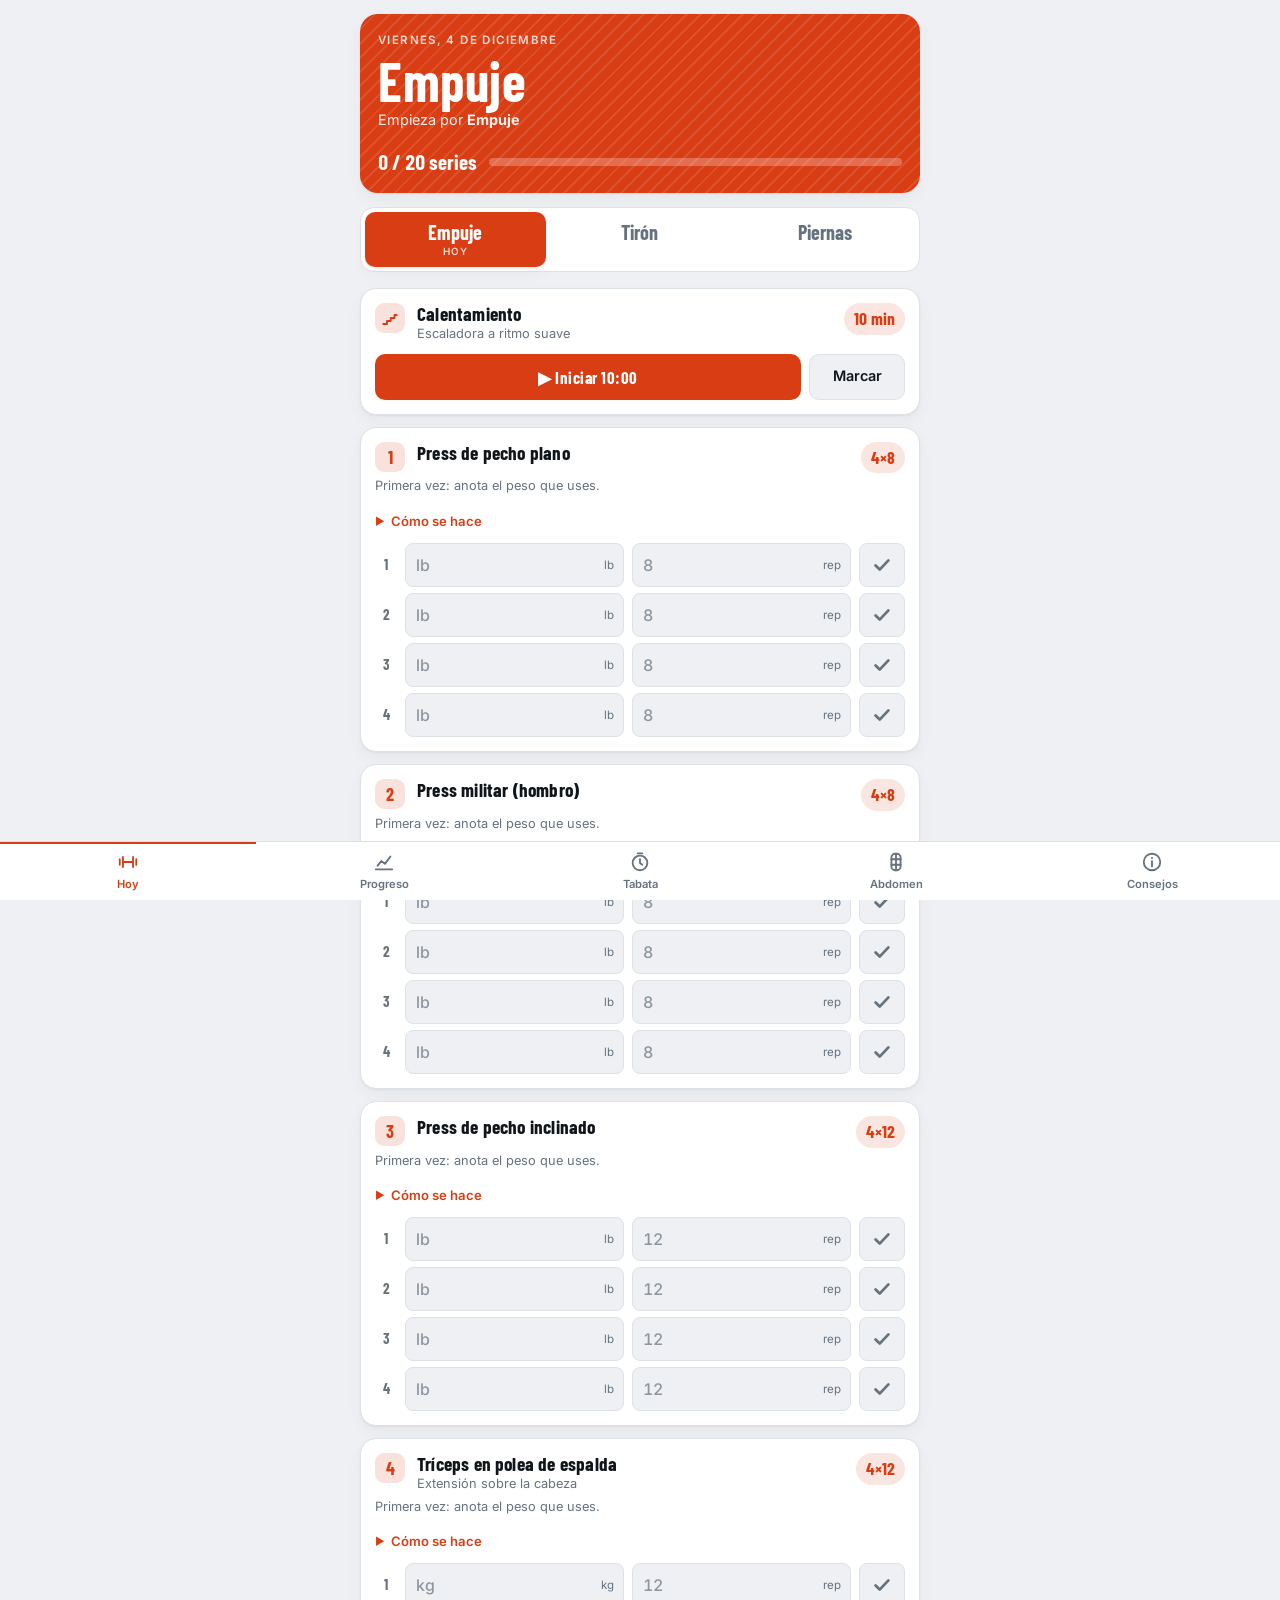
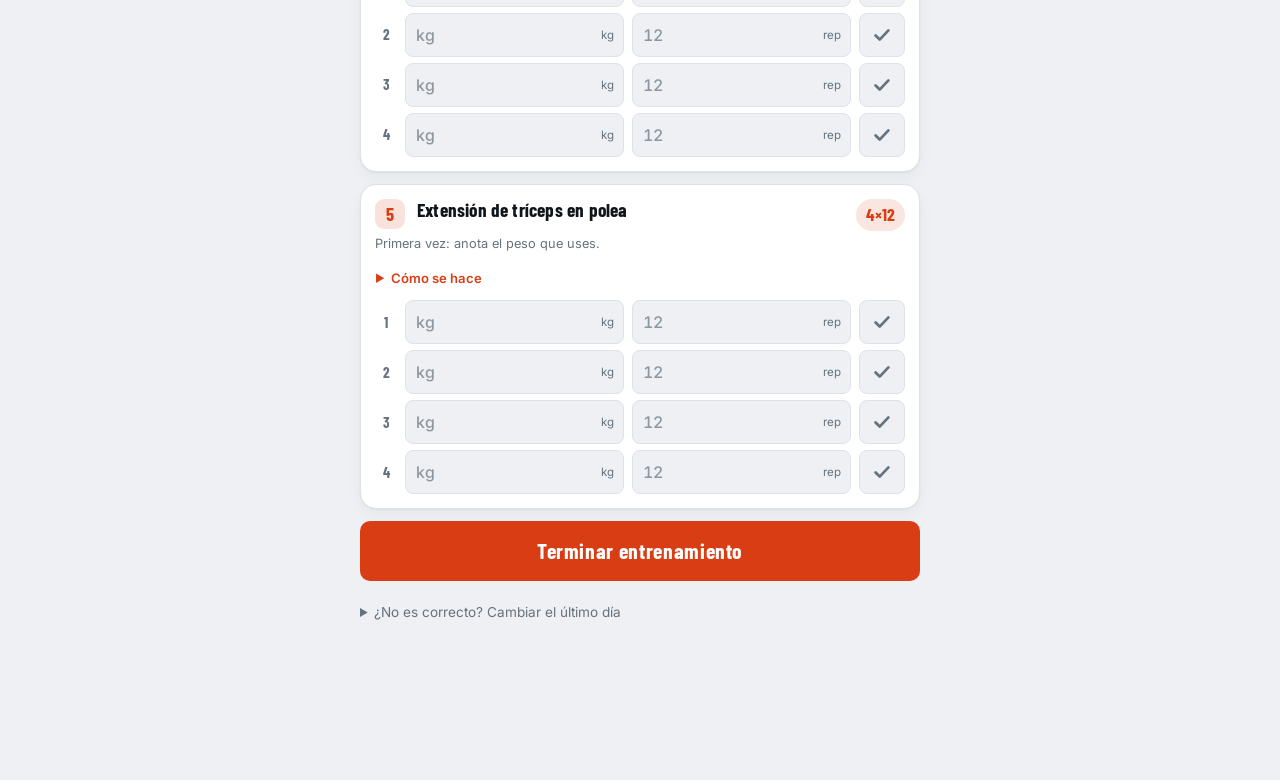
<file: docs/index.html>
<!doctype html>
<html lang="es">
<head>
<meta charset="utf-8">
<meta name="viewport" content="width=device-width,initial-scale=1,viewport-fit=cover">
<meta name="theme-color" content="#eef0f3" media="(prefers-color-scheme: light)">
<meta name="theme-color" content="#0b0f13" media="(prefers-color-scheme: dark)">
<meta name="apple-mobile-web-app-capable" content="yes">
<meta name="mobile-web-app-capable" content="yes">
<meta name="apple-mobile-web-app-status-bar-style" content="default">
<meta name="apple-mobile-web-app-title" content="Bitácora">
<meta name="format-detection" content="telephone=no">
<link rel="manifest" href="manifest.json">
<link rel="apple-touch-icon" href="icon-180.png">
<link rel="icon" type="image/png" href="icon-192.png">
<style>:root{color-scheme:light;padding-top:env(safe-area-inset-top,0px);padding-bottom:env(safe-area-inset-bottom,0px)}body{margin:0}[hidden]{display:none!important}img{max-width:100%}</style>
</head>
<body>
<title>Bitácora de Fuerza</title>
<meta name="claude:viewport-fit-sides" content="cover">
<link rel="preconnect" href="https://fonts.googleapis.com">
<link rel="preconnect" href="https://fonts.gstatic.com" crossorigin>
<link rel="stylesheet" href="https://fonts.googleapis.com/css2?family=Barlow+Condensed:wght@600;700&family=Inter:wght@400;500;600&display=swap">
<style>
/* Layout: una sola columna tipo app, contenido arriba y barra de pestañas fija abajo.
   Color: gris azulado de gimnasio + naranja señal; cada día (empuje/tirón/piernas) tiene su propio tono. */
:root{
  --bg:#eef0f3; --surface:#ffffff; --fg:#10151a; --muted:#66727e; --line:#dde2e7;
  --shadow:0 1px 2px #10151a0d,0 6px 16px #10151a0a; --on-dc:#fff; --tex:#ffffff1a; --stop:#d92d20;
  --accent:#d93d14; --on-accent:#fff;
  --push:#d93d14; --pull:#1f63c2; --legs:#12805a;
  --ok:#12805a; --rest:#1f63c2;
  --f-display:'Barlow Condensed','Arial Narrow',sans-serif;
  --f-body:'Inter',system-ui,-apple-system,'Segoe UI',sans-serif;
}
@media (prefers-color-scheme:dark){:root:not([data-theme="light"]){
  --bg:#0b0f13; --surface:#141a20; --fg:#e9edf0; --muted:#8c98a3; --line:#242d36;
  --shadow:none; --on-dc:#0b0f13; --tex:#0b0f131a;
  --accent:#ff6a3d; --on-accent:#14181d;
  --push:#ff6a3d; --pull:#5ba3ff; --legs:#3dc98e; --ok:#3dc98e; --rest:#5ba3ff; --stop:#ff6b5e; color-scheme:dark}}
:root[data-theme="dark"]{
  --bg:#0b0f13; --surface:#141a20; --fg:#e9edf0; --muted:#8c98a3; --line:#242d36;
  --shadow:none; --on-dc:#0b0f13; --tex:#0b0f131a;
  --accent:#ff6a3d; --on-accent:#14181d;
  --push:#ff6a3d; --pull:#5ba3ff; --legs:#3dc98e; --ok:#3dc98e; --rest:#5ba3ff; --stop:#ff6b5e; color-scheme:dark}

*{box-sizing:border-box}
body{background:var(--bg);color:var(--fg);font:15px/1.45 var(--f-body);margin:0;
  padding-block:0;padding-left:max(16px,env(safe-area-inset-left,0px));padding-right:max(16px,env(safe-area-inset-right,0px))}
#app{max-width:560px;margin:0 auto;padding-block:0 150px}
h1,h2,h3{font-family:var(--f-display);font-weight:700;margin:0;letter-spacing:.01em;text-wrap:balance}
h1{font-size:2.1rem;line-height:1}
h2{font-size:1.5rem}
h3{font-size:1.2rem;line-height:1.15}
.muted{color:var(--muted)}
.eyebrow{font-size:.72rem;letter-spacing:.12em;text-transform:uppercase;color:var(--muted);font-weight:600}
button{font:inherit;color:inherit;cursor:pointer;touch-action:manipulation;-webkit-tap-highlight-color:transparent}
html{-webkit-text-size-adjust:100%}
button:focus-visible,input:focus-visible,select:focus-visible,textarea:focus-visible{outline:2px solid var(--accent);outline-offset:2px}
.num{font-variant-numeric:tabular-nums}

/* header */
.head{display:flex;flex-direction:column;gap:6px;margin-bottom:16px;padding-top:24px}
.hero{--dc:var(--push);margin:14px 0;border-radius:18px;padding:18px 18px 16px;background-color:var(--dc);color:var(--on-dc);
  background-image:repeating-linear-gradient(135deg,var(--tex) 0 2px,transparent 2px 10px);display:flex;flex-direction:column;gap:4px;box-shadow:var(--shadow)}
.hero .eyebrow{color:inherit;opacity:.8}
.hero h1{font-size:3.4rem;line-height:.95;margin-top:2px}
.hero-sub{font-size:.9rem;opacity:.92}
.hero-p{display:flex;align-items:center;gap:12px;margin-top:12px}
.hero-p .c{font-family:var(--f-display);font-weight:700;font-size:1.3rem;white-space:nowrap;font-variant-numeric:tabular-nums}
.pbar{flex:1;height:8px;border-radius:4px;background:color-mix(in srgb,currentColor 25%,transparent);overflow:hidden}
.pbar i{display:block;height:100%;background:currentColor;border-radius:4px;transition:width .25s}
.sug{color:var(--muted);font-size:.9rem}
.sug b{color:var(--fg)}

/* day chips */
.chips{display:grid;grid-template-columns:repeat(3,1fr);gap:4px;margin-bottom:16px;background:var(--surface);border:1px solid var(--line);border-radius:14px;padding:4px}
.chip{border:0;background:transparent;border-radius:10px;padding:10px 6px;text-align:center;
  font-family:var(--f-display);font-weight:700;font-size:1.25rem;line-height:1;position:relative;color:var(--muted)}
.chip small{display:block;font:600 .62rem/1 var(--f-body);letter-spacing:.1em;text-transform:uppercase;color:var(--muted);margin-top:5px;min-height:.62rem}
.chip[aria-pressed="true"]{background:var(--dc);color:var(--on-dc);box-shadow:var(--shadow)}
.chip[aria-pressed="true"] small{color:inherit;opacity:.8}

/* exercise card */
.ex{background:var(--surface);border:1px solid var(--line);border-radius:16px;padding:14px;margin-bottom:12px;--dc:var(--push);box-shadow:var(--shadow)}
.ex-top{display:flex;gap:12px;align-items:flex-start;margin-bottom:4px}
.ex-top .tt{flex:1;min-width:0}
.idx{width:30px;height:30px;border-radius:9px;display:grid;place-items:center;flex:none;background:color-mix(in srgb,var(--dc) 15%,transparent);color:var(--dc);font-family:var(--f-display);font-weight:700;font-size:1.15rem}
.target{font-family:var(--f-display);font-weight:700;font-size:1.1rem;color:var(--dc);white-space:nowrap;background:color-mix(in srgb,var(--dc) 13%,transparent);padding:3px 10px;border-radius:999px}
.note{font-size:.8rem;color:var(--muted)}
.up.keep{background:var(--muted)}
.sbs{display:grid;grid-template-columns:repeat(3,1fr);gap:8px;margin-top:10px}
.sb,.wk{min-height:46px;border-radius:10px;border:1.5px solid var(--line);background:var(--bg);font-weight:600;font-size:.9rem}
.sb.done,.wk.done{background:var(--ok);border-color:var(--ok);color:var(--on-dc)}
.aw{display:flex;align-items:center;gap:10px;margin-top:10px}
.aw .f{width:130px;flex:none}
.row2+.panel{margin-top:16px}
.dlb{border-radius:16px;padding:14px;margin:0 0 14px;display:flex;flex-direction:column;gap:8px;border:1.5px solid var(--stop);background:color-mix(in srgb,var(--stop) 10%,var(--surface))}
.dlb.on{border-color:var(--rest);background:color-mix(in srgb,var(--rest) 10%,var(--surface))}
.dlb.back{border-color:var(--ok);background:color-mix(in srgb,var(--ok) 10%,var(--surface))}
.dlb b{font-family:var(--f-display);font-size:1.35rem;line-height:1.1}
.dlb span{font-size:.88rem;color:var(--muted)}
.up.dlp{background:var(--rest)}
.hero .rb{margin-top:10px;border:0;border-radius:10px;min-height:44px;padding:0 16px;font-weight:600;background:color-mix(in srgb,currentColor 22%,transparent);color:inherit;align-self:flex-start}
.fix{margin-top:14px}
.fix summary{font-size:.85rem;color:var(--muted);cursor:pointer;padding:8px 0}
.fixb{padding:4px 0 8px}
.how{margin:8px 0 4px}
.how summary{display:inline-flex;align-items:center;gap:6px;cursor:pointer;font-size:.82rem;font-weight:600;color:var(--dc,var(--accent));padding:6px 0;list-style:none}
.how summary::-webkit-details-marker{display:none}
.how summary::before{content:"▶";font-size:.65rem}
.how[open] summary::before{content:"▼"}
.fig{background:var(--bg);border:1px solid var(--line);border-radius:12px;margin-top:6px;overflow:hidden}
.fig svg{display:block;width:100%;height:auto;max-height:230px}
.fig .fl0{stroke:var(--line);stroke-width:3;stroke-linecap:round}
.fig .pr{stroke:var(--muted);fill:var(--line);stroke-width:2.5;stroke-linecap:round;opacity:.9}
.fig .pr .bk{stroke:var(--muted);fill:none;stroke-width:5}
.fig .nl,.fig .fl{fill:none;stroke-linecap:round;stroke-linejoin:round}
.fig .nl{stroke:var(--fg);stroke-width:5}
.fig .fl{stroke:var(--muted);stroke-width:5;opacity:.7}
.fig .hd{fill:var(--bg);stroke:var(--fg);stroke-width:4}
.fig .pl{fill:var(--dc,var(--accent));stroke:var(--fg);stroke-width:1.5}
.fig .plh{fill:var(--bg)}
.fig .cb{stroke:var(--muted);stroke-width:1.5;stroke-dasharray:3 3}
.dlt{overflow-x:auto;margin-top:10px}
.dlt .hist td,.dlt .hist th{font-size:.78rem}
#holdbox{position:fixed;left:max(16px,env(safe-area-inset-left,0px));right:max(16px,env(safe-area-inset-right,0px));bottom:calc(70px + env(safe-area-inset-bottom,0px));max-width:528px;margin:0 auto;border-radius:20px;padding:14px 16px;text-align:center;z-index:35;color:var(--on-dc);box-shadow:0 8px 28px #0006;display:flex;flex-direction:column;align-items:center}
#holdbox.prep{background:var(--rest)}
#holdbox.work{background:var(--ok)}
#hn{font-family:var(--f-display);font-weight:700;font-size:1.25rem;letter-spacing:.05em;text-transform:uppercase}
#ht{font-family:var(--f-display);font-weight:700;font-size:5.6rem;line-height:1;font-variant-numeric:tabular-nums}
#hx{margin-top:6px;border:0;background:color-mix(in srgb,currentColor 22%,transparent);color:inherit;border-radius:10px;min-height:44px;padding:0 22px;font-weight:600}
.hint{font-size:.8rem;color:var(--muted);margin:2px 0 10px;overflow-wrap:anywhere}
.up{display:inline-block;background:var(--dc);color:var(--on-dc);border-radius:999px;font-size:.72rem;font-weight:600;padding:2px 9px;margin-right:6px}
.set{display:grid;grid-template-columns:1.4rem 1fr 1fr 46px;gap:8px;align-items:center;margin-top:6px}
.set .n{font-family:var(--f-display);font-weight:700;color:var(--muted);text-align:center}
.f{position:relative}
.f input{width:100%;font:600 1rem var(--f-body);font-variant-numeric:tabular-nums;color:var(--fg);background:var(--bg);
  border:1.5px solid var(--line);border-radius:8px;padding:10px 38px 10px 10px;min-height:44px;-moz-appearance:textfield}
.f input::placeholder{color:var(--muted);opacity:.7;font-weight:500}
.f i{position:absolute;right:10px;top:50%;transform:translateY(-50%);font-style:normal;font-size:.72rem;color:var(--muted);pointer-events:none}
.ck{width:46px;height:44px;border-radius:8px;border:1.5px solid var(--line);background:var(--bg);display:grid;place-items:center;color:var(--muted)}
.set.done .ck{background:var(--ok);border-color:var(--ok);color:var(--on-dc)}
.set.done .f input{border-color:var(--ok)}

.btn{display:block;width:100%;border:0;border-radius:10px;background:var(--accent);color:var(--on-accent);
  font-family:var(--f-display);font-weight:700;font-size:1.35rem;letter-spacing:.03em;padding:14px;min-height:52px}
.btn.ghost{background:transparent;color:var(--fg);border:1.5px solid var(--line)}
.btn.sm{font-size:1.05rem;padding:10px;min-height:44px}

/* stats / progress */
.stats{display:grid;grid-template-columns:repeat(3,1fr);gap:8px;margin:14px 0}
.stat{background:var(--surface);border:1px solid var(--line);border-radius:12px;padding:10px;box-shadow:var(--shadow)}
.stat b{display:block;font-family:var(--f-display);font-size:1.7rem;line-height:1.05}
.stat span{font-size:.7rem;color:var(--muted)}
select,textarea{width:100%;font:500 1rem var(--f-body);color:var(--fg);background:var(--surface);border:1.5px solid var(--line);border-radius:10px;padding:12px;min-height:46px}
.panel{background:var(--surface);border:1px solid var(--line);border-radius:16px;padding:14px;margin-top:12px;box-shadow:var(--shadow)}
svg.chart{width:100%;height:auto;display:block;overflow:visible}
.chart .ax{fill:var(--muted);font:10px var(--f-body)}
.chart .grid{stroke:var(--line);stroke-width:1}
.chart .ln{fill:none;stroke:var(--accent);stroke-width:2.5;stroke-linejoin:round;stroke-linecap:round}
.chart .area{fill:var(--accent);opacity:.12}
.chart .dot{fill:var(--surface);stroke:var(--accent);stroke-width:2}
.chart .dot.last{fill:var(--accent)}
.chart .lbl{fill:var(--fg);font:600 11px var(--f-body)}
.hist{width:100%;border-collapse:collapse;font-size:.85rem}
.hist td,.hist th{padding:7px 4px;border-bottom:1px solid var(--line);text-align:left;font-variant-numeric:tabular-nums}
.hist th{font-size:.68rem;letter-spacing:.1em;text-transform:uppercase;color:var(--muted);font-weight:600}
.empty{text-align:center;color:var(--muted);padding:28px 10px}

/* tabata */
.tb{border-radius:20px;padding:20px 16px 16px;text-align:center;background:var(--surface);border:1px solid var(--line);transition:background .2s;box-shadow:var(--shadow)}
.tb.work{background:var(--ok);color:var(--on-dc);border-color:var(--ok)}
.tb.rest{background:var(--stop);color:var(--on-dc);border-color:var(--stop)}
.tb.prep{background:var(--rest);color:var(--on-dc);border-color:var(--rest)}
.tb.done{background:var(--ok);color:var(--on-dc);border-color:var(--ok)}
.tb .ph{font-family:var(--f-display);font-weight:700;font-size:1.6rem;letter-spacing:.08em;text-transform:uppercase}
.ringw{position:relative;width:min(72vw,270px);aspect-ratio:1;margin:12px auto 8px}
.ring{position:absolute;inset:0;width:100%;height:100%}
.rt{fill:none;stroke:color-mix(in srgb,currentColor 18%,transparent);stroke-width:10}
.rf{fill:none;stroke:currentColor;stroke-width:10;stroke-linecap:round;stroke-dasharray:100;transform:rotate(-90deg);transform-box:fill-box;transform-origin:center;transition:stroke-dashoffset .12s linear}
.tb .big{position:absolute;inset:0;display:grid;place-items:center;font-family:var(--f-display);font-weight:700;font-size:5.4rem;line-height:1;font-variant-numeric:tabular-nums}
.tb .rd{font-size:.9rem;opacity:.85}
.bar{height:6px;border-radius:3px;background:#ffffff40;margin-top:14px;overflow:hidden}
.tb:not(.work):not(.rest):not(.prep):not(.done) .bar{background:var(--line)}
.bar i{display:block;height:100%;width:0;background:currentColor;border-radius:3px}
.cfg{display:grid;grid-template-columns:repeat(3,1fr);gap:8px;margin:14px 0}
.step{background:var(--surface);border:1px solid var(--line);border-radius:10px;padding:8px;text-align:center}
.step .v{font-family:var(--f-display);font-weight:700;font-size:1.9rem;line-height:1.1}
.step .l{font-size:.68rem;letter-spacing:.1em;text-transform:uppercase;color:var(--muted)}
.step .b{display:flex;gap:6px;margin-top:6px}
.step button{flex:1;min-height:40px;border-radius:8px;border:1.5px solid var(--line);background:var(--bg);font-size:1.3rem;font-weight:600}
.step button:disabled,.pre button:disabled{opacity:.4}
.pre{display:flex;gap:8px;flex-wrap:wrap;margin-top:14px}
.pre button{flex:1 1 30%;min-height:44px;border-radius:10px;border:1.5px solid var(--line);background:var(--surface);font-size:.85rem;font-weight:500}
.row2{display:grid;grid-template-columns:2fr 1fr;gap:8px;margin-top:14px}

/* tips */
.tip{display:flex;flex-direction:column;gap:2px;padding:12px 0;border-bottom:1px solid var(--line)}
.tip:last-child{border:0}
.tip b{font-weight:600}
.tip span{color:var(--muted);font-size:.9rem}

/* nav + rest chip + toast */
nav{position:fixed;left:0;right:0;bottom:0;background:var(--surface);border-top:1px solid var(--line);display:grid;grid-template-columns:repeat(5,1fr);
  padding-bottom:env(safe-area-inset-bottom,0px);padding-left:env(safe-area-inset-left,0px);padding-right:env(safe-area-inset-right,0px);z-index:20}
nav button{border:0;background:none;padding:9px 4px 8px;display:flex;flex-direction:column;align-items:center;gap:3px;font-size:.7rem;font-weight:600;color:var(--muted);min-height:58px}
nav button[aria-selected="true"]{color:var(--accent);box-shadow:inset 0 2px 0 var(--accent)}
nav svg{width:22px;height:22px;stroke:currentColor;fill:none;stroke-width:2;stroke-linecap:round;stroke-linejoin:round}
#restchip{position:fixed;left:max(16px,env(safe-area-inset-left,0px));right:max(16px,env(safe-area-inset-right,0px));bottom:calc(70px + env(safe-area-inset-bottom,0px));
  max-width:528px;margin:0 auto;background:var(--fg);color:var(--bg);border-radius:12px;padding:8px 8px 8px 16px;display:flex;align-items:center;gap:8px;z-index:30;box-shadow:0 6px 20px #0004}
#restchip b{font-family:var(--f-display);font-size:1.7rem;font-variant-numeric:tabular-nums;margin-right:auto;line-height:1}
#restchip span{font-size:.75rem;opacity:.7}
#restchip button{border:0;background:#ffffff26;color:inherit;border-radius:8px;min-width:46px;min-height:40px;font-weight:600}
#toast{position:fixed;left:50%;transform:translateX(-50%);top:calc(12px + env(safe-area-inset-top,0px));background:var(--fg);color:var(--bg);
  padding:10px 16px;border-radius:16px;font-size:.88rem;font-weight:500;z-index:40;max-width:90vw;text-align:center}
@media (prefers-reduced-motion:reduce){*{transition:none!important}}
@media (max-width:380px){.tb .big{font-size:4.4rem}.hero h1{font-size:2.8rem}}
</style>

<main id="app"></main>
<div id="restchip" hidden><span>Descanso</span><b id="rtime">0:00</b><button id="r15" aria-label="Sumar 15 segundos">+15</button><button id="rx" aria-label="Cerrar descanso"><svg width="16" height="16" viewBox="0 0 24 24" fill="none" stroke="currentColor" stroke-width="3" stroke-linecap="round"><path d="M6 6l12 12M18 6L6 18"/></svg></button></div>
<div id="toast" hidden></div>
<div id="holdbox" hidden><div id="hn"></div><div id="ht"></div><button id="hx">Cancelar</button></div>
<nav id="nav" role="tablist">
  <button role="tab" data-tab="hoy"><svg viewBox="0 0 24 24"><path d="M6.5 6.5v11M17.5 6.5v11M3 9v6M21 9v6M6.5 12h11"/></svg>Hoy</button>
  <button role="tab" data-tab="prog"><svg viewBox="0 0 24 24"><path d="M3 20h18M5 16l4-5 4 3 6-8"/></svg>Progreso</button>
  <button role="tab" data-tab="tabata"><svg viewBox="0 0 24 24"><circle cx="12" cy="13" r="8"/><path d="M12 9v4l2.5 2M9.5 2.5h5"/></svg>Tabata</button>
  <button role="tab" data-tab="abs"><svg viewBox="0 0 24 24"><rect x="7" y="3" width="10" height="18" rx="4"/><path d="M7 9h10M7 15h10M12 3v18"/></svg>Abdomen</button>
  <button role="tab" data-tab="mas"><svg viewBox="0 0 24 24"><circle cx="12" cy="12" r="9"/><path d="M12 11v6M12 7.5v.5"/></svg>Consejos</button>
</nav>

<script>
/* ---------- Datos de la rutina ---------- */
const PLAN=[
 {id:'push',name:'Empuje',color:'var(--push)',ex:[
  {id:'pp',n:'Press de pecho plano',sets:4,reps:8,inc:5,u:'lb'},
  {id:'pm',n:'Press militar (hombro)',sets:4,reps:8,inc:5,u:'lb'},
  {id:'pi',n:'Press de pecho inclinado',sets:4,reps:12,inc:5,u:'lb'},
  {id:'te',n:'Tríceps en polea de espalda',sets:4,reps:12,inc:2.5,note:'Extensión sobre la cabeza'},
  {id:'tp',n:'Extensión de tríceps en polea',sets:4,reps:12,inc:2.5}]},
 {id:'pull',name:'Tirón',color:'var(--pull)',ex:[
  {id:'ea',n:'Espalda en máquina (abierto)',sets:4,reps:8,inc:5,u:'lb'},
  {id:'rm',n:'Remo en máquina',sets:4,reps:8,inc:5,u:'lb'},
  {id:'jf',n:'Jalón frontal',sets:4,reps:12,inc:2.5,note:'De pie, torso inclinado, brazos rectos'},
  {id:'jc',n:'Jalón a la cara (polea)',sets:4,reps:12,inc:2.5,note:'Codos altos y abiertos, manos a la cara'},
  {id:'bi',n:'Bíceps en polea',sets:4,reps:12,inc:2.5}]},
 {id:'legs',name:'Piernas',color:'var(--legs)',ex:[
  {id:'za',n:'Zancadas',sets:4,reps:8,inc:2.5,note:'Paso al frente, baja y vuelve; cada pierna'},
  {id:'pd',n:'Peso muerto',sets:4,reps:8,inc:5},
  {id:'cu',n:'Cuádriceps en máquina',sets:4,reps:12,inc:5,u:'lb',note:'A una pierna'},
  {id:'is',n:'Isquios acostado',sets:4,reps:12,inc:5,u:'lb'},
  {id:'ge',n:'Gemelos de pie',sets:4,reps:8,inc:2.5},
  {id:'pg',n:'Patada de glúteo en polea',sets:4,reps:12,inc:5,u:'lb',note:'Cada pierna'}]}
];
const EX={}; PLAN.forEach(d=>d.ex.forEach(e=>{EX[e.id]={...e,day:d}}));

/* ---------- Estado ---------- */
const BUILD='2026-11-26 17:39 UTC';
const KEY='bitacora-fuerza-v1';
let S={}; try{S=JSON.parse(localStorage.getItem(KEY))||{}}catch(e){}
S=Object.assign({sessions:[],drafts:{},rest:90,tabata:{work:20,rest:10,rounds:8},pex:'pp',theme:'auto',abs:{log:[],adj:0,lastW:{}},dl:{on:false,start:null,cycle:null,snooze:null,base:{},back:{}}},S);
const save=()=>{try{localStorage.setItem(KEY,JSON.stringify(S))}catch(e){}};
let tab='hoy', curDay=null;

const $=(s,r=document)=>r.querySelector(s);
const $$=(s,r=document)=>[...r.querySelectorAll(s)];
const app=$('#app');
const fmt=n=>String(Math.round(n*10)/10);
const U=e=>e.u||'kg';
const pad=n=>String(n).padStart(2,'0');
const today=()=>{const d=new Date();return d.getFullYear()+'-'+pad(d.getMonth()+1)+'-'+pad(d.getDate())};
const dayDiff=(a,b)=>Math.round((new Date(b+'T00:00:00')-new Date(a+'T00:00:00'))/864e5);
const dm=s=>s.slice(8,10)+'/'+s.slice(5,7);
const mmss=s=>Math.floor(s/60)+':'+pad(s%60);
let toastT;
function toast(m,ms=3200){const t=$('#toast');t.textContent=m;t.hidden=false;clearTimeout(toastT);toastT=setTimeout(()=>t.hidden=true,ms)}

/* ---------- Sonido ---------- */
let AC;
function tone(f,at,d,vol,type){const t=AC.currentTime+at,o=AC.createOscillator(),g=AC.createGain();o.type=type||'sine';o.frequency.value=f;
  g.gain.setValueAtTime(0.0001,t);g.gain.exponentialRampToValueAtTime(vol,t+.01);g.gain.exponentialRampToValueAtTime(0.0001,t+d);
  o.connect(g);g.connect(AC.destination);o.start(t);o.stop(t+d+.02)}
function ctx(){AC=AC||new (window.AudioContext||window.webkitAudioContext)();if(AC.state==='suspended')AC.resume()}
function beep(f=880,d=.15,vol=.25,type='sine'){try{ctx();tone(f,0,d,vol,type)}catch(e){}}
function victory(){try{ctx();[[523,0,.14],[659,.14,.14],[784,.28,.14],[1047,.42,.5]].forEach(a=>tone(a[0],a[1],a[2],.6,'triangle'));tone(1047,.42,.5,.25,'square');tone(1319,.95,.8,.6,'triangle');tone(1568,.95,.8,.3,'triangle')}catch(e){}}
const vibe=p=>{try{navigator.vibrate&&navigator.vibrate(p)}catch(e){}};

/* ---------- Historial ---------- */
function hist(id){return S.sessions.filter(s=>!s.dl&&s.logs[id]&&s.logs[id].length).map(s=>({date:s.date,sets:s.logs[id]}))}
function lastFor(id){const h=hist(id);return h.length?h[h.length-1]:null}
function bestKg(id){const h=hist(id);return h.length?Math.max(...h.map(x=>Math.max(...x.sets.map(s=>s.kg)))):null}
const e1rm=s=>s.kg*(1+s.reps/30);

function suggest(){
  let l=S.sessions[S.sessions.length-1];const o=S.lastO;if(o&&(!l||o.date>=l.date))l=o;
  if(!l)return{i:0,msg:'Empieza por <b>Empuje</b>'};
  const li=PLAN.findIndex(p=>p.id===l.day),ago=dayDiff(l.date,today());
  if(li===2&&ago<=1)return{i:0,rest:true,title:ago===0?'Listo por hoy':'Descanso',msg:ago===0?'Cerraste el ciclo. <b>Mañana descansas.</b>':'<b>Hoy toca descanso.</b> Mañana vuelves con Empuje.'};
  const ni=(li+1)%3;
  return{i:ni,msg:'Hoy toca <b>'+PLAN[ni].name+'</b> · último: '+PLAN[li].name+(ago?' hace '+ago+(ago===1?' día':' días'):' hoy')};
}
function getDraft(day){
  const d=S.drafts[day.id]=S.drafts[day.id]||{logs:{}};
  day.ex.forEach(e=>{const a=d.logs[e.id]=d.logs[e.id]||[];while(a.length<e.sets)a.push({kg:'',reps:'',done:false})});
  return d;
}

/* ---------- HOY ---------- */
const CHECK='<svg width="22" height="22" viewBox="0 0 24 24" fill="none" stroke="currentColor" stroke-width="3" stroke-linecap="round" stroke-linejoin="round"><path d="M5 12.5l4.5 4.5L19 7"/></svg>';
function renderHoy(){
  const sg=suggest();
  if(!curDay)curDay=PLAN[sg.i].id;
  const day=PLAN.find(p=>p.id===curDay),dr=getDraft(day),c=counts(day,dr),rd=S.dl.on?0:day.ex.filter(e=>nextKg(e)).length,kp=S.dl.on?0:day.ex.filter(e=>keepMsg(e)).length;
  const dt=new Date().toLocaleDateString('es',{weekday:'long',day:'numeric',month:'long'});
  const ay=addDays(today(),-1);
  const fix=`<details class="fix"><summary>¿No es correcto? Cambiar el último día</summary><div class="fixb"><span class="note">Ayer entrené:</span><div class="chips" style="margin:6px 0 0">${PLAN.map(p=>`<button class="chip" data-fix="${p.id}" style="--dc:${p.color}" aria-pressed="${!!(S.lastO&&S.lastO.day===p.id&&S.lastO.date===ay)}">${p.name}</button>`).join('')}</div></div></details>`;
  if(sg.rest&&S.forceDay!==today()){
    app.innerHTML=`<div class="hero" style="--dc:var(--muted)"><span class="eyebrow">${dt}</span><h1>${sg.title}</h1><div class="hero-sub">${sg.msg}</div><button class="rb" id="trainAnyway">Entrenar igual · ${PLAN[sg.i].name}</button></div>
  ${dlBanner()}
  ${fix}`;
    return;
  }
  app.innerHTML=`
  <div class="hero" style="--dc:${day.color}"><span class="eyebrow">${dt}</span><h1>${day.name}</h1><div class="hero-sub">${sg.msg}${rd?`<br><b>${rd} ejercicio${rd>1?'s':''} listo${rd>1?'s':''} para subir de peso</b>`:''}${kp?`<br>${kp} para mantener el peso`:''}</div>
    <div class="hero-p"><span class="c"><span id="pdone">${c.d}</span> / ${c.t} series</span><div class="pbar"><i id="pfill" style="width:${c.t?c.d/c.t*100:0}%"></i></div></div></div>
  ${dlBanner()}
  <div class="chips">${PLAN.map((p,i)=>`<button class="chip" data-day="${p.id}" style="--dc:${p.color}" aria-pressed="${p.id===curDay}">${p.name}<small>${i===sg.i&&!sg.rest?'Hoy':''}</small></button>`).join('')}</div>
  ${warmCard(day,dr)}
  ${day.ex.map((e,k)=>exCard(day,e,dr,k)).join('')}
  <button class="btn" id="finish">Terminar entrenamiento</button>
  ${fix}`;
}
function nextKg(e){const p=lastFor(e.id);if(!p||p.sets.length<e.sets||!p.sets.every(s=>s.reps>=e.reps))return null;const top=Math.max(...p.sets.map(s=>s.kg));return top>0?top+e.inc:null}
function keepMsg(e){const p=lastFor(e.id);if(!p||nextKg(e)!==null)return null;const top=Math.max(...p.sets.map(s=>s.kg));if(!(top>0))return null;const miss=Math.max(e.sets-p.sets.filter(s=>s.reps>=e.reps).length,0);return 'Mantén '+fmt(top)+' '+U(e)+' · '+(miss===1?'falta 1 serie':'faltan '+miss+' series')+' de '+e.reps+' reps'}
function counts(day,dr){let d=0,t=0;day.ex.forEach(e=>{t+=e.sets;dr.logs[e.id].forEach(s=>{if(s.done)d++})});return{d,t}}
function updHero(day){const c=counts(day,getDraft(day));$('#pdone').textContent=c.d;$('#pfill').style.width=(c.t?c.d/c.t*100:0)+'%'}
function exCard(day,e,dr,k){
  const prev=lastFor(e.id),sets=dr.logs[e.id];
  let hint='Primera vez: anota el peso que uses.';
  if(prev){
    const nk=nextKg(e);
    hint=(nk?`<span class="up">Sube a ${fmt(nk)} ${U(e)}</span>`:keepMsg(e)?`<span class="up keep">${keepMsg(e)}</span>`:'')+'Última: '+prev.sets.map(s=>fmt(s.kg)+'×'+s.reps).join(' · ');
  }
  const wt=S.dl.on?dlWeight(e):null;
  if(wt!=null)hint=`<span class="up dlp">Descarga: usa ${fmt(wt)} ${U(e)}</span>Normal: ${fmt(S.dl.base[e.id]!=null?S.dl.base[e.id]:topOf(e))} ${U(e)}`;
  else if(!S.dl.on&&S.dl.back[e.id]&&prev)hint=`<span class="up">Vuelve a ${fmt(nextKg(e)||topOf(e))} ${U(e)}</span>Antes de la descarga: ${fmt(topOf(e))} ${U(e)}`;
  return `<section class="ex" style="--dc:${day.color}">
    <div class="ex-top"><div class="idx">${k+1}</div><div class="tt"><h3>${e.n}</h3>${e.note?`<div class="note">${e.note}</div>`:''}</div><div class="target">${e.sets}×${e.reps}</div></div>
    <div class="hint">${hint}</div>
    ${howHtml(e.id)}
    ${sets.map((s,i)=>{const p=prev?(prev.sets[i]||prev.sets[prev.sets.length-1]):null;
      return `<div class="set${s.done?' done':''}" data-ex="${e.id}" data-i="${i}">
        <span class="n">${i+1}</span>
        <label class="f"><input class="kg" inputmode="decimal" placeholder="${wt!=null?fmt(wt):p?fmt(p.kg):U(e)}" value="${s.kg}" aria-label="Peso serie ${i+1}"><i>${U(e)}</i></label>
        <label class="f"><input class="reps" inputmode="numeric" placeholder="${p?p.reps:e.reps}" value="${s.reps}" aria-label="Repeticiones serie ${i+1}"><i>rep</i></label>
        <button class="ck" aria-label="Serie ${i+1} hecha">${CHECK}</button></div>`}).join('')}
  </section>`;
}
function onCheck(row){
  const id=row.dataset.ex,i=+row.dataset.i,day=PLAN.find(p=>p.id===curDay),s=getDraft(day).logs[id][i];
  const kg=$('.kg',row),rp=$('.reps',row);
  if(!s.done){
    if(kg.value==='')kg.value=/^[\d.]+$/.test(kg.placeholder)?kg.placeholder:'';
    if(rp.value==='')rp.value=rp.placeholder;
    s.kg=kg.value;s.reps=rp.value;s.done=true;startRest(S.rest);beep(660,.08);
  }else s.done=false;
  row.classList.toggle('done',s.done);save();updHero(day);
}
function finish(){
  const day=PLAN.find(p=>p.id===curDay),dr=getDraft(day),logs={};let vol=0,n=0,prs=0;
  day.ex.forEach(e=>{
    const sets=dr.logs[e.id].filter(s=>s.done).map(s=>({kg:parseFloat(String(s.kg).replace(',','.'))||0,reps:parseInt(s.reps)||0}));
    if(!sets.length)return;
    const pb=bestKg(e.id),cb=Math.max(...sets.map(s=>s.kg));
    if(pb!==null&&cb>pb)prs++;
    logs[e.id]=sets;n+=sets.length;sets.forEach(s=>vol+=s.kg*s.reps*(e.u==='lb'?.4536:1));
  });
  if(!n){toast('Marca al menos una serie con ✓');return}
  S.sessions.push({date:today(),day:day.id,logs,dl:S.dl.on||undefined});if(!S.dl.on)day.ex.forEach(e=>{if(logs[e.id])delete S.dl.back[e.id]});delete S.drafts[day.id];save();
  const ups=day.ex.filter(e=>!S.dl.on&&logs[e.id]&&nextKg(e)).map(e=>e.n+' → '+fmt(nextKg(e))+' '+U(e));
  const keeps=day.ex.filter(e=>!S.dl.on&&logs[e.id]&&keepMsg(e)).map(e=>e.n);
  stopRest();curDay=null;renderHoy();window.scrollTo(0,0);
  toast('Guardado · '+n+' series · '+Math.round(vol).toLocaleString('es')+' kg'+(prs?' · '+prs+(prs>1?' récords':' récord'):'')+(ups.length?'. Sube de peso la próxima vez: '+ups.join(', '):'')+(keeps.length?'. Mantén el peso en: '+keeps.join(', '):''),ups.length||keeps.length?10000:3200);
}

/* ---------- Descanso entre series ---------- */
let rest={end:0,t:null};
function startRest(sec){
  rest.end=Date.now()+sec*1000;$('#restchip').hidden=false;restTick();
  if(!rest.t)rest.t=setInterval(restTick,250);
}
function stopRest(){clearInterval(rest.t);rest.t=null;$('#restchip').hidden=true}
function restTick(){
  const r=Math.ceil((rest.end-Date.now())/1000);
  if(r<=0){beep(880,.3);vibe([250,100,250]);stopRest();toast('Descanso terminado, a la siguiente serie');return}
  $('#rtime').textContent=mmss(r);
}

/* ---------- PROGRESO ---------- */
function renderProg(){
  const wk=S.sessions.filter(s=>dayDiff(s.date,today())<7);
  const vol=s=>Object.entries(s.logs).reduce((a,[k,sets])=>a+sets.reduce((b,x)=>b+x.kg*x.reps*(EX[k].u==='lb'?.4536:1),0),0);
  const id=S.pex,h=hist(id),e=EX[id];
  const opts=PLAN.map(d=>`<optgroup label="${d.name}">${d.ex.map(x=>`<option value="${x.id}"${x.id===id?' selected':''}>${x.n}</option>`).join('')}</optgroup>`).join('');
  let body;
  if(!h.length){
    body=`<div class="empty">Aún no hay registros de este ejercicio.<br>Termina un entrenamiento y aquí verás tu curva de peso.</div>`;
  }else{
    const pts=h.map(x=>({d:x.date,kg:Math.max(...x.sets.map(s=>s.kg))}));
    const pr=Math.max(...pts.map(p=>p.kg));
    const best1=Math.max(...h.flatMap(x=>x.sets.map(e1rm)));
    const first=pts[0].kg,last=pts[pts.length-1].kg,diff=last-first;
    body=`<div class="stats">
      <div class="stat"><b class="num">${fmt(pr)}</b><span>Récord (${U(e)})</span></div>
      <div class="stat"><b class="num">${fmt(best1)}</b><span>1RM estimado</span></div>
      <div class="stat"><b class="num" style="color:${diff>=0?'var(--ok)':'var(--muted)'}">${diff>0?'+':''}${fmt(diff)}</b><span>Desde el inicio</span></div></div>
      ${nextKg(e)?`<div class="panel"><b>Listo para subir:</b> prueba ${fmt(nextKg(e))} ${U(e)} en tu próxima sesión.</div>`:''}
      ${keepMsg(e)?`<div class="panel"><b>${keepMsg(e)}</b></div>`:''}
      <div class="panel">${chart(pts,U(e))}</div>
      <div class="panel"><table class="hist"><thead><tr><th>Fecha</th><th>Series (${U(e)}×rep)</th></tr></thead><tbody>
      ${h.slice(-8).reverse().map(x=>`<tr><td>${dm(x.date)}</td><td>${x.sets.map(s=>fmt(s.kg)+'×'+s.reps).join(' · ')}</td></tr>`).join('')}</tbody></table></div>`;
  }
  app.innerHTML=`<div class="head"><span class="eyebrow">Tu avance</span><h1>Progreso</h1></div>
  <div class="stats" style="margin-top:0">
    <div class="stat"><b class="num">${wk.length}</b><span>Sesiones, 7 días</span></div>
    <div class="stat"><b class="num">${S.sessions.length}</b><span>Sesiones totales</span></div>
    <div class="stat"><b class="num">${(Math.round(wk.reduce((a,s)=>a+vol(s),0)/100)/10).toLocaleString('es')}</b><span>Toneladas, 7 días</span></div></div>
  <select id="pex" aria-label="Ejercicio">${opts}</select>
  ${body}`;
}
function chart(pts,u='kg'){
  const W=320,H=180,L=34,R=18,T=18,B=24;
  let lo=Math.min(...pts.map(p=>p.kg)),hi=Math.max(...pts.map(p=>p.kg));
  if(hi===lo){lo-=5;hi+=5}else{const m=(hi-lo)*.15;lo-=m;hi+=m}
  const X=i=>pts.length===1?(L+W-R)/2:L+i*(W-L-R)/(pts.length-1);
  const Y=v=>T+(hi-v)*(H-T-B)/(hi-lo);
  const ticks=[lo,(lo+hi)/2,hi];
  const line=pts.map((p,i)=>X(i).toFixed(1)+','+Y(p.kg).toFixed(1)).join(' ');
  const area=pts.length>1?`<polygon class="area" points="${X(0)},${H-B} ${line} ${X(pts.length-1)},${H-B}"/>`:'';
  const lp=pts[pts.length-1],lx=X(pts.length-1);
  return `<svg class="chart" viewBox="0 0 ${W} ${H}" role="img" aria-label="Peso máximo por sesión">
    ${ticks.map(t=>`<line class="grid" x1="${L}" x2="${W-R}" y1="${Y(t)}" y2="${Y(t)}"/><text class="ax" x="${L-6}" y="${Y(t)+3}" text-anchor="end">${fmt(t)}</text>`).join('')}
    ${area}${pts.length>1?`<polyline class="ln" points="${line}"/>`:''}
    ${pts.map((p,i)=>`<circle class="dot${i===pts.length-1?' last':''}" cx="${X(i)}" cy="${Y(p.kg)}" r="${i===pts.length-1?5:3.5}"/>`).join('')}
    <text class="lbl" x="${lx}" y="${Y(lp.kg)-10}" text-anchor="middle">${fmt(lp.kg)} ${u}</text>
    <text class="ax" x="${X(0)}" y="${H-6}" text-anchor="${pts.length===1?'middle':'start'}">${dm(pts[0].d)}</text>
    ${pts.length>1?`<text class="ax" x="${lx}" y="${H-6}" text-anchor="end">${dm(lp.d)}</text>`:''}
  </svg><div class="note" style="margin-top:6px">Peso más alto de cada sesión</div>`;
}

/* ---------- TABATA ---------- */
const TB={ph:[],i:0,end:0,left:0,run:false,timer:null,wl:null,sec:-1};
function tbBuild(){
  const {work,rest,rounds}=S.tabata,p=[{t:'prep',d:5,r:0}];
  for(let r=1;r<=rounds;r++){p.push({t:'work',d:work,r});if(r<rounds&&rest>0)p.push({t:'rest',d:rest,r})}
  p.push({t:'done',d:0,r:rounds});return p;
}
function renderTabata(){
  const c=S.tabata,lock=TB.run||TB.ph.length>0&&TB.i>0;
  app.innerHTML=`<div class="head"><span class="eyebrow">Intervalos</span><h1>Tabata</h1></div>
  <div class="tb" id="tb"><div class="ph" id="tbPh">Listo</div><div class="ringw"><svg class="ring" viewBox="0 0 220 220" aria-hidden="true"><circle class="rt" cx="110" cy="110" r="98"/><circle class="rf" id="tbBar" cx="110" cy="110" r="98" pathLength="100" style="stroke-dashoffset:0"/></svg><div class="big" id="tbT">${mmss(c.work)}</div></div><div class="rd" id="tbR">${c.rounds} rondas</div></div>
  <div class="cfg">${[['work','Trabajo','s',5,5,300],['rest','Descanso','s',5,0,300],['rounds','Rondas','',1,1,50]].map(([k,l,u,st,mn,mx])=>
    `<div class="step"><div class="l">${l}</div><div class="v num">${c[k]}${u}</div><div class="b"><button data-k="${k}" data-d="-${st}" data-mn="${mn}" data-mx="${mx}" aria-label="Menos ${l}" ${lock?'disabled':''}>−</button><button data-k="${k}" data-d="${st}" data-mn="${mn}" data-mx="${mx}" aria-label="Más ${l}" ${lock?'disabled':''}>+</button></div></div>`).join('')}</div>
  <div class="row2"><button class="btn" id="tbGo">${TB.run?'Pausa':(lock?'Seguir':'Empezar')}</button><button class="btn ghost" id="tbReset">Reiniciar</button></div>
  <div class="pre">${[[20,10,8,'Clásico 20/10 ×8'],[30,15,10,'30/15 ×10'],[40,20,8,'40/20 ×8']].map(([w,r,n,l])=>`<button data-pre="${w},${r},${n}" ${lock?'disabled':''}>${l}</button>`).join('')}</div>
  <div class="panel note">Total: <b>${mmss(5+c.work*c.rounds+c.rest*(c.rounds-1))}</b> con 5 s de preparación. Suena un pitido en los últimos 3 segundos y vibra al cambiar de fase.</div>`;
  tbUpdate();
}
function tbUpdate(){
  const box=$('#tb');if(!box)return;
  const p=TB.ph[TB.i];
  if(!p){return}
  const ms=TB.run?Math.max(0,TB.end-Date.now()):TB.left,s=Math.ceil(ms/1000);
  box.className='tb '+p.t;
  const names={prep:'Prepárate',work:'Trabaja',rest:'Descansa',done:'¡Listo!'};
  $('#tbPh').textContent=names[p.t];
  $('#tbT').textContent=p.t==='done'?'✓':mmss(s);
  $('#tbR').textContent=p.t==='done'?S.tabata.rounds+' rondas completas':p.t==='prep'?'Comienza en breve':'Ronda '+p.r+' de '+S.tabata.rounds;
  $('#tbBar').style.strokeDashoffset=p.t==='done'?0:(p.d?100-ms/(p.d*10):0);
}
function tbTick(){
  let guard=0;
  while(TB.run&&TB.end-Date.now()<=0&&guard++<200){
    TB.i++;const p=TB.ph[TB.i];
    if(p.t==='done'){tbStop(true);victory();vibe([300,100,300,100,500]);TB.left=0;break}
    TB.end+=p.d*1000;TB.sec=-1;
    if(p.t==='work'){beep(1175,.7,.8,'square');vibe(300)}else{beep(440,.3,.3);vibe([120,60,120])}
  }
  if(TB.run){const s=Math.ceil((TB.end-Date.now())/1000);if(s<=3&&s>=1&&s!==TB.sec){TB.sec=s;beep(880,.16,.5)}}
  tbUpdate();
}
function tbStop(done){
  TB.run=false;clearInterval(TB.timer);TB.timer=null;
  try{TB.wl&&TB.wl.release();}catch(e){}TB.wl=null;
  if(done)renderTabata();
}
function tbGo(){
  if(TB.run){TB.left=Math.max(0,TB.end-Date.now());tbStop();renderTabata();return}
  if(!TB.ph.length||TB.ph[TB.i].t==='done'){TB.ph=tbBuild();TB.i=0;TB.left=TB.ph[0].d*1000}
  TB.end=Date.now()+TB.left;TB.run=true;TB.sec=-1;beep(600,.08);
  try{navigator.wakeLock&&navigator.wakeLock.request('screen').then(l=>TB.wl=l).catch(()=>{})}catch(e){}
  TB.timer=setInterval(tbTick,100);renderTabata();
}
function tbReset(){tbStop();TB.ph=[];TB.i=0;TB.left=0;renderTabata()}

/* ---------- ABDOMEN (en casa) ---------- */
/* 100 niveles = 5 etapas de 20. Cada patrón tiene 2 variantes por etapa (A/B) y sube repeticiones o segundos nivel a nivel. */
const o=(n,k,a,b,c,x={})=>({n,k,a,b,c,...x});
const STN=['Base','Control','Con disco','Fuerza','Élite'];
const ABSP=[
 [[o('Crunch','r',10,20,'Hombros arriba, mirada al techo, sin jalar el cuello.'),o('Crunch con piernas elevadas','r',10,20,'Rodillas a 90°; sube el pecho hacia las rodillas.')],
  [o('Crunch con pausa','r',10,20,'Mantén 2 s arriba apretando el abdomen.'),o('Sit-up','r',8,18,'Sube completo y baja controlado, sin impulso.')],
  [o('Crunch con disco al pecho','r',10,20,'Disco abrazado al pecho con ambas manos.',{w:1}),o('Sit-up con disco al pecho','r',8,16,'Sube completo y baja en 3 segundos.',{w:1})],
  [o('Crunch con disco sobre la cabeza','r',10,18,'Brazos estirados atrás; sube controlado.',{w:1}),o('Sit-up con disco sobre la cabeza','r',8,14,'Brazos estirados; baja en 3 segundos.',{w:1})],
  [o('Crunch con disco y pausa de 3 s','r',8,15,'Pausa de 3 s arriba con el disco al pecho.',{w:1}),o('Sit-up con disco, bajada de 5 s','r',6,12,'Baja muy lento, sin dejarte caer.',{w:1})]],
 [[o('Plancha de rodillas','t',20,40,'Cuerpo recto de rodillas a cabeza; abdomen apretado.'),o('Bicho muerto','r',8,16,'Lumbar pegada al piso; brazo y pierna contrarios.',{per:'por lado'})],
  [o('Plancha','t',30,60,'Cuerpo recto, abdomen y glúteos apretados.'),o('Bicho muerto con pausa','r',8,14,'Pausa de 2 s con brazo y pierna extendidos.',{per:'por lado'})],
  [o('Plancha con toque de hombro','r',10,20,'Sin balancear la cadera.',{per:'toques'}),o('Hollow hold','t',20,40,'Lumbar pegada; brazos y piernas extendidos.')],
  [o('Plancha con elevación de pierna','r',8,14,'Sube la pierna sin girar la cadera.',{per:'por lado'}),o('Hollow hold con piernas bajas','t',25,45,'Baja las piernas sin despegar la lumbar.')],
  [o('Arrastre de disco en plancha','r',8,14,'Desde plancha, pasa el disco por el piso de un lado a otro.',{w:1,per:'por lado'}),o('Hollow hold con disco','t',20,40,'Disco entre las manos, brazos estirados sobre la cabeza.',{w:1})]],
 [[o('Elevación de rodillas tumbado','r',10,20,'Sube las rodillas al pecho sin despegar la lumbar.'),o('Crunch inverso','r',8,16,'Sube la cadera con el abdomen, sin impulso.')],
  [o('Elevación de piernas','r',8,16,'Piernas casi rectas; baja sin tocar el piso.'),o('Tijeras','t',20,40,'Piernas rectas cruzándose, lumbar pegada.')],
  [o('Elevación de piernas con pausa','r',8,16,'Pausa de 2 s con las piernas a 45°.'),o('Crunch inverso con pausa','r',10,18,'Pausa de 2 s arriba, sin impulso.')],
  [o('Elevación de piernas con bajada lenta','r',8,14,'Baja en 4 segundos.'),o('Elevación de cadera con piernas rectas','r',8,14,'Piernas hacia el techo, sube solo la cadera.')],
  [o('Elevación de piernas, pausa y bajada lenta','r',8,14,'Pausa de 2 s arriba y baja en 4 s.'),o('Elevación de cadera con pausa','r',8,14,'Pausa de 2 s arriba, sin balanceo.')]],
 [[o('Bicicleta','r',16,30,'Lento; codo hacia la rodilla contraria (total de ambos lados).'),o('Plancha lateral de rodillas','t',15,30,'Cadera arriba, cuerpo en línea.',{per:'por lado'})],
  [o('Bicicleta lenta','r',16,28,'Pausa de 1 s en cada lado.'),o('Plancha lateral','t',20,45,'Cadera arriba, cuerpo en línea.',{per:'por lado'})],
  [o('Giro ruso','r',16,30,'Gira el torso, no solo los brazos.'),o('Plancha lateral con pierna arriba','r',8,14,'Sube la pierna de arriba sin bajar la cadera.',{per:'por lado'})],
  [o('Giro ruso con disco','r',16,28,'Disco con ambas manos; pies arriba si puedes.',{w:1}),o('Leñador con disco','r',8,14,'Diagonal de cadera a hombro, gira los pies.',{w:1,per:'por lado'})],
  [o('Giro ruso con disco, pies arriba','r',20,34,'Pies sin tocar el piso, giro controlado.',{w:1}),o('Leñador con disco, pesado','r',12,20,'Diagonal controlada, abdomen firme.',{w:1,per:'por lado'})]]
];
const absLabel=e=>e.val+(e.k==='t'?' s':'')+(e.per?' '+e.per:'');
function absPlan(c){
  const lv=Math.min(99,c),st=Math.floor(lv/20),p=(lv%20)/19,v=c%2;
  return{lv,st,v,sets:lv<60?3:4,ex:ABSP.map(P=>{const e=P[st][v],raw=e.a+(e.b-e.a)*p,val=e.k==='t'?Math.max(5,Math.round(raw/5)*5):Math.round(raw);
    return{...e,val,wk:e.w?5+2.5*(st-2)+2.5*Math.min(2,Math.floor(p*3)):0}})};
}
function absState(){const A=S.abs,c=Math.max(0,Math.min(99+0,A.log.length+A.adj));return{c,...absPlan(c)}}
function absCount(pl){let d=0;pl.ex.forEach((e,i)=>{((S.absD&&S.absD.sets[i])||[]).forEach(x=>{if(x)d++})});return{d,t:pl.ex.length*pl.sets}}
function updAbs(){const c=absCount(absState());$('#adone').textContent=c.d;$('#afill').style.width=(c.t?c.d/c.t*100:0)+'%'}
function absCard(e,i,D,sets){
  const done=D.sets[i]||[],lw=S.abs.lastW[e.n];
  return `<section class="ex" style="--dc:var(--pull)">
    <div class="ex-top"><div class="idx">${i+1}</div><div class="tt"><h3>${e.n}</h3><div class="note">${e.c}</div></div><div class="target">${sets}×${absLabel(e)}</div></div>
    ${e.w?`<div class="aw"><label class="f"><input class="awi" data-i="${i}" inputmode="decimal" placeholder="${lw?fmt(lw):fmt(e.wk)}" value="${D.w[i]||''}" aria-label="Peso del disco"><i>kg</i></label><span class="note">Disco · sugerido ${fmt(e.wk)} kg${lw?' · última vez '+fmt(lw)+' kg':''}</span></div>`:''}
    ${howHtml(ABK[e.n])}
    <div class="sbs" style="grid-template-columns:repeat(${sets},1fr)">${Array.from({length:sets},(_,j)=>`<button class="sb${done[j]?' done':''}" data-i="${i}" data-j="${j}">${e.k==='t'?'▶ ':''}Serie ${j+1}</button>`).join('')}</div>
    ${e.k==='t'?'<div class="note" style="margin-top:6px">Toca ▶ para iniciar el cronómetro'+(e.per==='por lado'?' (5 s para cambiar de lado)':'')+'.</div>':''}</section>`;
}
function renderAbs(){
  const st=absState(),{c,lv,sets}=st;
  if(!S.absD||S.absD.key!==c)S.absD={key:c,sets:{},w:{}};
  const D=S.absD,cn=absCount(st),h=S.abs.log.slice(-5).reverse();
  app.innerHTML=`<div class="hero" style="--dc:var(--pull)"><span class="eyebrow">En casa · unos 10 minutos</span><h1>Nivel ${lv+1}<span style="font-size:1.4rem;opacity:.7"> / 100</span></h1>
    <div class="hero-sub">Rutina ${st.v?'B':'A'} · ${st.ex.length} ejercicios, ${sets} rondas<br><b>Etapa ${st.st+1} de 5 · ${STN[st.st]}</b>${lv<99?' · faltan '+(99-lv)+' niveles':' · nivel máximo'}</div>
    <div class="hero-p"><span class="c"><span id="adone">${cn.d}</span> / ${cn.t} series</span><div class="pbar"><i id="afill" style="width:${cn.t?cn.d/cn.t*100:0}%"></i></div></div></div>
  ${st.ex.map((e,i)=>absCard(e,i,D,sets)).join('')}
  <button class="btn" id="absFinish">Terminar rutina</button>
  <div class="row2" style="grid-template-columns:1fr 1fr"><button class="btn sm ghost" id="absDn">Bajar 5 niveles</button><button class="btn sm ghost" id="absUp">Subir 5 niveles</button></div>
  <div class="row2" style="grid-template-columns:1fr auto"><label class="f"><input id="lvIn" inputmode="numeric" placeholder="Ir al nivel (1 a 100)" style="padding-right:10px" aria-label="Ir al nivel"></label><button class="btn sm" id="lvGo" style="width:auto;padding-inline:20px">Ir</button></div>
  <div class="panel"><h3 style="margin-bottom:6px">Cómo funciona</h3>
    <div class="tip"><b>Un nivel por sesión</b><span>Cada rutina que terminas sube un nivel, hasta el 100. Alterna A y B, y cada nivel suma repeticiones o segundos. Cada 20 niveles cambias de etapa con ejercicios más difíciles.</span></div>
    <div class="tip"><b>Cuándo hacerla</b><span>2 o 3 veces por semana, al final de Empuje o Tirón, o en tu día de descanso. No antes de piernas pesadas.</span></div>
    <div class="tip"><b>Con discos (desde el nivel 41)</b><span>Sostén el disco con ambas manos. Empieza con lo sugerido y sube 2,5 kg cuando hagas todas las series con buena técnica. Evita jalar el cuello.</span></div>
    <div class="tip"><b>Ejercicios con tiempo</b><span>Toca ▶: tienes 5 s para ponerte en posición y luego corre el cronómetro. En los ejercicios por lado hay otros 5 s para cambiar de lado. Al terminar se marca la serie y empieza el descanso de 45 s.</span></div></div>
  ${h.length?`<div class="panel"><h3 style="margin-bottom:6px">Últimas sesiones</h3><table class="hist"><tbody>${h.map(x=>`<tr><td>${dm(x.date)}</td><td>Nivel ${x.lv} · Rutina ${x.r}</td><td>${x.sets} series</td></tr>`).join('')}</tbody></table></div>`:''}`;
}
function absSet(b){
  const i=+b.dataset.i,j=+b.dataset.j,pl=absPlan(S.absD.key),e=pl.ex[i],a=S.absD.sets[i]=S.absD.sets[i]||Array(pl.sets).fill(false);
  if(e.k==='t'&&!a[j]){holdStart(i,j);return}
  a[j]=!a[j];b.classList.toggle('done',a[j]);if(a[j]){startRest(45);beep(660,.08)}save();updAbs();
}
/* Cronómetro de ejercicios con tiempo */
const HD={t:null,ph:[],i:0,end:0,sec:-1,key:0,idx:0,j:0,name:''};
function holdPaint(){const p=HD.ph[HD.i],s=Math.max(0,Math.ceil((HD.end-Date.now())/1000));$('#hn').textContent=HD.name+' · '+p.n;$('#ht').textContent=(HD.mode==='warm'||s>=100)?mmss(s):s;$('#holdbox').className=p.k}
function stopHold(){clearInterval(HD.t);HD.t=null;$('#holdbox').hidden=true;try{HD.wl&&HD.wl.release()}catch(e){}HD.wl=null}
function wake(){try{navigator.wakeLock&&navigator.wakeLock.request('screen').then(l=>HD.wl=l).catch(()=>{})}catch(e){}}
function holdStart(i,j){
  const e=absPlan(S.absD.key).ex[i],side=e.per==='por lado',ph=[{n:'Prepárate',d:5,k:'prep'},{n:side?'Lado 1':'Aguanta',d:e.val,k:'work'}];
  if(side){ph.push({n:'Cambia de lado',d:5,k:'prep'});ph.push({n:'Lado 2',d:e.val,k:'work'})}
  stopRest();stopHold();Object.assign(HD,{mode:'abs',ph,i:0,end:Date.now()+5000,sec:-1,key:S.absD.key,idx:i,j,name:e.n});
  $('#holdbox').hidden=false;HD.t=setInterval(holdTick,100);beep(600,.08);holdPaint();wake();
}
function holdTick(){
  let ms=HD.end-Date.now();
  while(ms<=0){HD.i++;if(HD.i>=HD.ph.length){holdDone();return}HD.end+=HD.ph[HD.i].d*1000;ms=HD.end-Date.now();beep(HD.ph[HD.i].k==='work'?1000:520,.35);vibe(250);HD.sec=-1}
  const s=Math.ceil(ms/1000);if(s<=3&&s>=1&&s!==HD.sec){HD.sec=s;beep(740,.08)}
  holdPaint();
}
function holdDone(){
  stopHold();beep(1000,.5);vibe([300,100,300]);
  if(HD.mode==='warm'){const dr=getDraft(PLAN.find(p=>p.id===HD.day));dr.warm=true;save();if(tab==='hoy')renderHoy();toast('Calentamiento listo');return}
  if(S.absD&&S.absD.key===HD.key){
    const n=absPlan(HD.key).sets,a=S.absD.sets[HD.idx]=S.absD.sets[HD.idx]||Array(n).fill(false);
    a[HD.j]=true;save();if(tab==='abs')renderAbs();startRest(45);
  }
}
function absFinish(){
  const st=absState(),c=absCount(st);
  if(!c.d){toast('Marca al menos una serie');return}
  const w={};
  st.ex.forEach((e,i)=>{if(e.w){const v=parseFloat(String(S.absD.w[i]||'').replace(',','.'));if(v>0){w[e.n]=v;S.abs.lastW[e.n]=v}}});
  S.abs.log.push({date:today(),lv:st.lv+1,r:st.v?'B':'A',sets:c.d,w});S.absD=null;save();stopRest();stopHold();
  const nx=absState();
  toast(nx.st>st.st?'¡Nueva etapa: '+STN[nx.st]+'!':'Guardado. Próxima: Nivel '+(nx.lv+1)+' · Rutina '+(nx.v?'B':'A'),5000);
  renderAbs();window.scrollTo(0,0);
}
function absGo(n){const A=S.abs;A.adj=Math.max(-A.log.length,Math.min(n,100)-1-A.log.length);save();renderAbs();window.scrollTo(0,0)}

/* ---------- Calentamiento y semana de descarga ---------- */
const DL_DAYS=42,DL_LEN=7,DL_PCT=.6;
function addDays(d,n){const x=new Date(d+'T00:00:00');x.setDate(x.getDate()+n);return x.getFullYear()+'-'+pad(x.getMonth()+1)+'-'+pad(x.getDate())}
const roundTo=(v,e)=>{const st=e.u==='lb'?5:2.5;return Math.max(st,Math.round(v/st)*st)};
function topOf(e){const p=lastFor(e.id);return p?Math.max(...p.sets.map(s=>s.kg)):null}
function dlWeight(e){const b=S.dl.base[e.id]!=null?S.dl.base[e.id]:topOf(e);return b>0?roundTo(b*DL_PCT,e):null}
function cycleStart(){if(S.dl.cycle)return S.dl.cycle;const f=S.sessions[0];return f?f.date:null}
function dlDue(){const d=S.dl,cs=cycleStart();if(d.on||!cs||S.sessions.length<6)return false;if(d.snooze&&today()<d.snooze)return false;return dayDiff(cs,today())>=DL_DAYS}
function dlStart(){const d=S.dl;d.on=true;d.start=today();d.snooze=null;d.base={};PLAN.forEach(p=>p.ex.forEach(e=>{const t=topOf(e);if(t!=null)d.base[e.id]=t}));save();toast('Semana de descarga activa: usa el 60% del peso',5000)}
function dlEnd(){const d=S.dl;d.back={};Object.keys(d.base).forEach(k=>d.back[k]=true);d.on=false;d.cycle=today();d.snooze=null;save();toast('Vuelves a subir: mira el peso en cada ejercicio',5000)}
function dlRows(){return PLAN.flatMap(d=>d.ex).map(e=>{const base=S.dl.on&&S.dl.base[e.id]!=null?S.dl.base[e.id]:topOf(e);if(!(base>0))return null;return{e,base,dl:roundTo(base*DL_PCT,e),ret:nextKg(e)||base}}).filter(Boolean)}
function dlBanner(){
  const d=S.dl;
  if(d.on){const ended=dayDiff(d.start,today())>=DL_LEN;
    return `<div class="dlb on"><b>${ended?'Terminó la semana de descarga':'Semana de descarga'}</b><span>${ended?'Vuelve a tus pesos normales. Cada ejercicio te dice con cuánto.':'Hasta el '+dm(addDays(d.start,DL_LEN))+'. Usa el 60% del peso; cada ejercicio te dice cuánto.'}</span><button class="btn sm${ended?'':' ghost'}" id="dlEnd">${ended?'Volver a subir de peso':'Terminar descarga ya'}</button></div>`}
  if(dlDue())return `<div class="dlb"><b>Toca semana de descarga</b><span>Llevas ${Math.floor(dayDiff(cycleStart(),today())/7)} semanas entrenando fuerte. Baja al 60% del peso esta semana.</span><div class="row2" style="grid-template-columns:1fr 1fr;margin:0"><button class="btn sm" id="dlStart">Empezar descarga</button><button class="btn sm ghost" id="dlLater">Más tarde</button></div></div>`;
  if(Object.keys(d.back).length)return `<div class="dlb back"><b>Vuelves a subir</b><span>Usa el peso que dice cada ejercicio hasta que registres tu primera sesión.</span></div>`;
  return '';
}
function dlPanel(){
  const d=S.dl,rows=dlRows(),cs=cycleStart();let st;
  if(d.on){const left=DL_LEN-dayDiff(d.start,today());st=left>0?'Activa desde el '+dm(d.start)+'. Quedan '+left+(left>1?' días.':' día.'):'Ya pasó la semana: toca volver a subir.'}
  else if(dlDue())st='Toca descarga ahora.';
  else if(cs){const n=DL_DAYS-dayDiff(cs,today());st=n>0?'Próxima descarga en '+n+(n>1?' días':' día')+' ('+dm(addDays(cs,DL_DAYS))+').':'Puedes empezarla cuando quieras.'}
  else st='Registra entrenamientos y la app cuenta las semanas.';
  return `<div class="panel"><h3 style="margin-bottom:6px">Semana de descarga</h3><div class="note" style="margin-bottom:10px">${st} Cada 6 semanas, una semana al 60% del peso.</div>
    <button class="btn sm${d.on?' ghost':''}" id="${d.on?'dlEnd':'dlStart'}">${d.on?'Terminar descarga':'Empezar descarga ahora'}</button>
    ${rows.length?`<div class="dlt"><table class="hist"><thead><tr><th>Ejercicio</th><th>Normal</th><th>Descarga</th><th>Al volver</th></tr></thead><tbody>${rows.map(r=>`<tr><td>${r.e.n}</td><td>${fmt(r.base)} ${U(r.e)}</td><td>${fmt(r.dl)} ${U(r.e)}</td><td>${fmt(r.ret)} ${U(r.e)}</td></tr>`).join('')}</tbody></table></div><div class="note" style="margin-top:6px">"Al volver" es tu peso de antes, o el siguiente si ya estabas listo para subir.</div>`:'<div class="note">Los pesos aparecerán cuando registres tus entrenamientos.</div>'}</div>`;
}
function warmCard(day,dr){
  return `<section class="ex" style="--dc:${day.color}"><div class="ex-top"><div class="idx"><svg width="18" height="18" viewBox="0 0 24 24" fill="none" stroke="currentColor" stroke-width="2.5" stroke-linecap="round" stroke-linejoin="round"><path d="M3 20h5v-4h5v-4h5V8h3"/></svg></div><div class="tt"><h3>Calentamiento</h3><div class="note">Escaladora a ritmo suave</div></div><div class="target">10 min</div></div>
    <div class="row2" style="grid-template-columns:1fr auto;margin-top:10px"><button class="btn sm" id="warmGo">▶ Iniciar 10:00</button><button class="wk${dr.warm?' done':''}" id="warmOk" style="min-width:96px;border-radius:10px;border:1.5px solid var(--line);background:var(--bg);font-weight:600">${dr.warm?'Hecho':'Marcar'}</button></div></section>`;
}
function warmStart(){
  stopRest();stopHold();
  Object.assign(HD,{mode:'warm',ph:[{n:'Escaladora',d:600,k:'work'}],i:0,end:Date.now()+600000,sec:-1,name:'Calentamiento',day:curDay});
  $('#holdbox').hidden=false;HD.t=setInterval(holdTick,100);beep(600,.08);holdPaint();wake();
}

/* ---------- Dibujos animados de cada ejercicio (figura de palitos) ---------- */
const RAD=Math.PI/180,vc=(a,l)=>[Math.sin(a*RAD)*l,-Math.cos(a*RAD)*l],pa=(p,v)=>[p[0]+v[0],p[1]+v[1]];
function ik2(a,t,l1,l2,s){
  let dx=t[0]-a[0],dy=t[1]-a[1],d=Math.hypot(dx,dy);const m=l1+l2-.02;
  if(d>m){t=[a[0]+dx*m/d,a[1]+dy*m/d];dx=t[0]-a[0];dy=t[1]-a[1];d=m}
  d=Math.max(d,Math.abs(l1-l2)+.5);
  const al=Math.atan2(dy,dx),c=(l1*l1+d*d-l2*l2)/(2*l1*d),b=Math.acos(Math.max(-1,Math.min(1,c))),an=al+s*b;
  return[[a[0]+Math.cos(an)*l1,a[1]+Math.sin(an)*l1],t];
}
function figJ(P){
  const H=[P.x,P.y],t=P.t;let M=null,N,S;
  if(P.tm!=null){M=pa(H,vc(P.tm,17));N=pa(M,vc(t,17));S=pa(M,vc(t,14))}else{N=pa(H,vc(t,34));S=pa(H,vc(t,31))}
  const Hd=pa(N,vc(t+(P.hd||0),10));
  const arm=(aw,awr,ua,fa,ur,fr,s)=>{
    if(awr)aw=pa(pa(S,vc(t,awr[0])),vc(t+90,awr[1]));
    if(aw)return ik2(S,aw,19,18,s||1);
    if(ur!=null){ua=t+ur;fa=t+fr}
    if(ua==null)return null;
    const E=pa(S,vc(ua,19*(P.ul!=null?P.ul:1)));return[E,pa(E,vc(fa,18))];
  };
  const leg=(la,th,sh,ft,lf,s)=>{
    if(la){const r=ik2(H,la,26,26,s||-1);return[r[0],r[1],pa(r[1],vc(lf!=null?lf:90,8))]}
    if(th==null)return null;
    const K=pa(H,vc(th,26)),A=pa(K,vc(sh,26));return[K,A,pa(A,vc(ft!=null?ft:sh-90,8))];
  };
  return{H,M,N,S,Hd,
    a1:arm(P.aw,P.awr,P.ua,P.fa,P.ur,P.fr,P.as),
    a2:arm(P.aw2,P.awr2,P.ua2,P.fa2,null,null,P.as),
    l1:leg(P.la,P.th,P.sh,P.ft,P.lf,P.ls),
    l2:leg(P.la2,P.th2,P.sh2,P.ft2,P.lf,P.ls)};
}
const f1=n=>n.toFixed(1);
const ln=(p,q)=>`${f1(p[0])},${f1(p[1])} ${f1(q[0])},${f1(q[1])}`;
function figSvg(m,P){
  const J=figJ(P),e=m.e||{};let far='',near='',eq='';
  const limb=(arr,pts,cls)=>arr?`<polyline class="${cls}" points="${pts.map(p=>f1(p[0])+','+f1(p[1])).join(' ')}"/>`:'';
  if(J.a2)far+=limb(1,[J.S,J.a2[0],J.a2[1]],'fl');
  if(J.l2)far+=limb(1,[J.H,J.l2[0],J.l2[1],J.l2[2]],'fl');
  if(J.l1)near+=limb(1,[J.H,J.l1[0],J.l1[1],J.l1[2]],'nl');
  near+=limb(1,J.M?[J.H,J.M,J.N]:[J.H,J.N],'nl');
  if(J.a1)near+=limb(1,[J.S,J.a1[0],J.a1[1]],'nl');
  near+=`<circle class="hd" cx="${f1(J.Hd[0])}" cy="${f1(J.Hd[1])}" r="7"/>`;
  const w=e.at==='w2'?(J.a2&&J.a2[1]):(J.a1&&J.a1[1]);
  if(e.k==='plate'&&w)eq+=`<circle class="pl" cx="${f1(w[0])}" cy="${f1(w[1])}" r="9"/><circle class="plh" cx="${f1(w[0])}" cy="${f1(w[1])}" r="2.5"/>`;
  else if(e.k&&w)eq+=`<circle class="pl" cx="${f1(w[0])}" cy="${f1(w[1])}" r="${e.k==='bar'?8:6}"/>`;
  if(e.cb){const o=e.from==='a'?(J.l1&&J.l1[1]):w;if(o)eq+=`<line class="cb" x1="${f1(o[0])}" y1="${f1(o[1])}" x2="${e.cb[0]}" y2="${e.cb[1]}"/>`}
  return `<line class="fl0" x1="10" y1="116" x2="210" y2="116"/><g class="pr">${m.p||''}</g>${far}${near}${eq}`;
}
function mixP(A,B,u){
  const o={};
  for(const k of new Set([...Object.keys(A),...Object.keys(B)])){
    const a=A[k],b=B[k];
    if(a==null||b==null)o[k]=a==null?b:a;
    else if(Array.isArray(a))o[k]=a.map((v,i)=>v+(b[i]-v)*u);
    else if(typeof a==='number')o[k]=a+(b-a)*u;else o[k]=a;
  }
  return o;
}
/* Posiciones base */
const LYB={x:128,y:109,t:270,la:[150,114]};            /* boca arriba, pies en el piso */
const STB={x:110,y:62,t:0,la:[110,114]};               /* de pie */
const mk=(p,A,B,e)=>({p,A,B,e});
const ANIM={
 pp:mk('<rect x="52" y="92" width="112" height="6" rx="2"/><path d="M62 98V116M154 98V116"/>',
  {x:135,y:84,t:270,la:[158,114],ua:115,ul:.55,fa:0},{x:135,y:84,t:270,la:[158,114],ua:0,ul:1,fa:0},{k:'bar'}),
 pm:mk('<rect x="80" y="86" width="60" height="5" rx="2"/>',
  {...STB,x:112,y:84,t:0,la:[140,114],ua:165,fa:15},{...STB,x:112,y:84,t:0,la:[140,114],ua:0,fa:0},{k:'db'}),
 pi:mk('<path d="M130 92L94 52" class="bk"/><rect x="116" y="92" width="30" height="5" rx="2"/><path d="M122 97V116M142 97V116"/>',
  {x:125,y:84,t:320,la:[150,114],aw:[118,61],as:1},{x:125,y:84,t:320,la:[150,114],aw:[103,24],as:1},{k:'bar'}),
 te:mk('<path d="M26 116V0" class="bk"/>',
  {...STB,t:6,ua:8,fa:205},{...STB,t:6,ua:8,fa:368},{k:'db',cb:[26,100]}),
 tp:mk('<path d="M126 -12V-14" class="bk"/>',
  {...STB,t:0,ua:178,fa:62},{...STB,t:0,ua:178,fa:178},{k:'db',cb:[128,-12]}),
 ea:mk('<rect x="98" y="90" width="38" height="5" rx="2"/><path d="M100 90L96 40" class="bk"/><path d="M134 -14V-6" class="bk"/>',
  {x:122,y:84,t:352,la:[148,114],aw:[122,18],as:1},{x:122,y:84,t:352,la:[148,114],aw:[130,58],as:1},{k:'db',cb:[134,-12]}),
 rm:mk('<rect x="98" y="90" width="38" height="5" rx="2"/><rect x="150" y="48" width="8" height="34" rx="3"/><path d="M158 116h26" class="bk"/>',
  {x:120,y:84,t:0,la:[150,114],ua:90,fa:90},{x:120,y:84,t:-5,la:[150,114],ua:250,fa:92},{k:'db',cb:[200,56]}),
 jf:mk('<path d="M150 -14V116" class="bk"/>',
  {x:110,y:64,t:20,la:[106,114],ua:35,fa:35},{x:110,y:64,t:20,la:[106,114],ua:172,fa:172},{k:'bar',cb:[150,-12]}),
 jc:mk('<path d="M196 -14V116" class="bk"/>',
  {...STB,ua:90,fa:90},{...STB,ua:270,fa:72},{k:'db',cb:[196,28]}),
 bi:mk('<path d="M150 116h30" class="bk"/>',
  {...STB,ua:176,fa:176},{...STB,ua:176,fa:30},{k:'db',cb:[160,114]}),
 za:mk('',
  {x:100,y:62,t:0,la:[100,114],la2:[100,114],ua:180,fa:180},{x:112,y:86,t:0,la:[140,114],la2:[88,112],ua:180,fa:180},{k:'db'}),
 pd:mk('<line class="bk" x1="80" y1="116" x2="150" y2="116"/>',
  {x:98,y:70,t:58,la:[108,114],ua:180,fa:180},{x:110,y:62,t:0,la:[110,114],ua:180,fa:180},{k:'bar'}),
 cu:mk('<rect x="92" y="88" width="42" height="5" rx="2"/><path d="M94 90L88 44" class="bk"/>',
  {x:112,y:84,t:352,th:94,sh:180,ua:175,fa:100},{x:112,y:84,t:352,th:94,sh:92,ua:175,fa:100},{}),
 is:mk('<rect x="46" y="94" width="134" height="6" rx="2"/><path d="M56 100V116M170 100V116"/>',
  {x:122,y:90,t:270,th:90,sh:90,ft:180,ua:270,fa:270},{x:122,y:90,t:270,th:90,sh:12,ft:102,ua:270,fa:270},{}),
 ge:mk('<rect x="86" y="110" width="52" height="6" rx="2"/>',
  {...STB,y:58,la:[110,110],lf:90,ua:180,fa:180},{...STB,y:50,la:[110,102],lf:140,ua:180,fa:180},{k:'db'}),
 pg:mk('<path d="M196 -14V116" class="bk"/>',
  {x:100,y:62,t:35,aw:[162,50],th:165,sh:192,th2:180,sh2:180},{x:100,y:62,t:35,aw:[162,50],th:228,sh:232,th2:180,sh2:180},{cb:[196,112],from:'a'}),

 /* ----- abdomen ----- */
 crunch:mk('',{...LYB,tm:270,ur:60,fr:-70,hd:0},{...LYB,tm:270,t:305,ur:60,fr:-70,hd:14},{}),
 crunchL:mk('',{...LYB,la:null,th:0,sh:90,tm:270,ur:60,fr:-70,hd:0},{...LYB,la:null,th:0,sh:90,tm:270,t:305,ur:60,fr:-70,hd:14},{}),
 crunchP:mk('',{...LYB,tm:270,awr:[-8,10],as:-1,hd:0},{...LYB,tm:270,t:305,awr:[-8,10],as:-1,hd:14},{k:'plate'}),
 crunchH:mk('',{...LYB,tm:270,awr:[34,10],as:-1,hd:0},{...LYB,tm:270,t:305,awr:[34,10],as:-1,hd:14},{k:'plate'}),
 situp:mk('',{...LYB,tm:270,ur:60,fr:-70,hd:0},{...LYB,tm:335,t:372,ur:60,fr:-70,hd:-10},{}),
 situpP:mk('',{...LYB,tm:270,awr:[-8,10],as:-1,hd:0},{...LYB,tm:335,t:372,awr:[-8,10],as:-1,hd:-10},{k:'plate'}),
 situpH:mk('',{...LYB,tm:270,awr:[34,10],as:-1,hd:0},{...LYB,tm:335,t:372,awr:[34,10],as:-1,hd:-10},{k:'plate'}),
 kplank:mk('',{x:102.4,y:95.9,t:53,th:232,sh:290,ft:150,ua:180,fa:180},{x:102.4,y:96.9,t:53,th:232,sh:290,ft:150,ua:180,fa:180},{}),
 plank:mk('',{x:101,y:89,t:65,la:[54,112],lf:150,ua:180,fa:180},{x:101,y:90,t:65,la:[54,112],lf:150,ua:180,fa:180},{}),
 plankTap:mk('',{x:101,y:89,t:65,la:[54,112],lf:150,ua:180,fa:180,aw2:[129,112]},{x:101,y:89,t:65,la:[54,112],lf:150,ua:180,fa:180,aw2:[123,78]},{}),
 plankLeg:mk('',{x:101,y:89,t:65,la:[54,112],la2:[56,112],lf:150,ua:180,fa:180},{x:101,y:89,t:65,la:[54,112],la2:[50,80],lf:150,ua:180,fa:180},{}),
 plankDrag:mk('',{x:101,y:89,t:65,la:[54,112],lf:150,ua:180,fa:180,aw2:[162,106]},{x:101,y:89,t:65,la:[54,112],lf:150,ua:180,fa:180,aw2:[126,106]},{k:'plate',at:'w2'}),
 deadbug:mk('',{...LYB,la:null,th:0,sh:90,th2:0,sh2:90,ua:0,fa:0,ua2:0,fa2:0},{...LYB,la:null,th:92,sh:92,th2:0,sh2:90,ua:0,fa:0,ua2:-80,fa2:-80},{}),
 hollow:mk('',{x:128,y:109,t:300,hd:-8,th:80,sh:80,ft:90,awr:[36,0]},{x:128,y:109,t:296,hd:-8,th:82,sh:82,ft:90,awr:[36,0]},{}),
 hollowLow:mk('',{x:128,y:109,t:300,hd:-8,th:88,sh:88,ft:90,awr:[36,0]},{x:128,y:109,t:296,hd:-8,th:90,sh:90,ft:90,awr:[36,0]},{}),
 hollowP:mk('',{x:128,y:109,t:300,hd:-8,th:80,sh:80,ft:90,awr:[36,0]},{x:128,y:109,t:296,hd:-8,th:82,sh:82,ft:90,awr:[36,0]},{k:'plate'}),
 kneeRaise:mk('',{...LYB,la:null,th:40,sh:170,ua:90,fa:90},{...LYB,la:null,th:-10,sh:80,ua:90,fa:90},{}),
 revCrunch:mk('',{...LYB,la:null,th:0,sh:90,ua:90,fa:90},{x:126.8,y:100.2,t:255,la:null,th:-25,sh:65,ua:90,fa:90},{}),
 hipRaise:mk('',{...LYB,la:null,th:0,sh:0,ua:90,fa:90},{x:125.8,y:96.9,t:249.3,la:null,th:-8,sh:-8,ua:90,fa:90},{}),
 legRaise:mk('',{...LYB,la:null,th:92,sh:92,ua:90,fa:90},{...LYB,la:null,th:4,sh:4,ua:90,fa:90},{}),
 scissors:mk('',{...LYB,t:286,la:null,th:62,sh:62,th2:92,sh2:92,ur:60,fr:-70,hd:8},{...LYB,t:286,la:null,th:92,sh:92,th2:62,sh2:62,ur:60,fr:-70,hd:8},{}),
 bike:mk('',{...LYB,t:300,la:null,th:-15,sh:70,th2:80,sh2:80,ur:60,fr:-70,hd:8},{...LYB,t:300,la:null,th:80,sh:80,th2:-15,sh2:70,ur:60,fr:-70,hd:8},{}),
 sideK:mk('',{x:100.1,y:88.5,t:64,th:199.6,sh:270,ft:180,ua:180,fa:180,ua2:-20,fa2:-20},{x:100.1,y:89.5,t:64,th:199.6,sh:270,ft:180,ua:180,fa:180,ua2:-20,fa2:-20},{}),
 side:mk('',{x:100.3,y:88.8,t:63.5,la:[53.7,112],lf:150,ua:180,fa:180,ua2:-20,fa2:-20},{x:100.3,y:89.8,t:63.5,la:[53.7,112],lf:150,ua:180,fa:180,ua2:-20,fa2:-20},{}),
 sideLeg:mk('',{x:100.3,y:88.8,t:63.5,la:[53.7,112],la2:[56,111],lf:150,ua:180,fa:180,ua2:-20,fa2:-20},{x:100.3,y:88.8,t:63.5,la:[53.7,112],la2:[62,66],lf:150,ua:180,fa:180,ua2:-20,fa2:-20},{}),
 twist:mk('',{x:120,y:100,t:325,la:[156,114],aw:[140,76],as:1},{x:120,y:100,t:325,la:[156,114],aw:[106,88],as:1},{k:'plate'}),
 twistUp:mk('',{x:120,y:100,t:325,th:60,sh:120,aw:[140,76],as:1},{x:120,y:100,t:325,th:60,sh:120,aw:[106,88],as:1},{k:'plate'}),
 chop:mk('',{x:104,y:62,t:-12,la:[108,114],aw:[92,0],as:1},{x:110,y:70,t:42,la:[118,114],aw:[140,92],as:1},{k:'plate'}),
};
/* jalón a la cara: los codos se abren a los lados a la altura de los hombros (de perfil se acortan) */
ANIM.jc.f=(P,u)=>{P.ul=1-.45*u-.5*Math.sin(Math.PI*u);return P};
/* nombre del ejercicio de abdomen -> dibujo */
const ABK={'Crunch':'crunch','Crunch con piernas elevadas':'crunchL','Crunch con pausa':'crunch','Sit-up':'situp','Crunch con disco al pecho':'crunchP','Sit-up con disco al pecho':'situpP','Crunch con disco sobre la cabeza':'crunchH','Sit-up con disco sobre la cabeza':'situpH','Crunch con disco y pausa de 3 s':'crunchP','Sit-up con disco, bajada de 5 s':'situpP','Plancha de rodillas':'kplank','Bicho muerto':'deadbug','Plancha':'plank','Bicho muerto con pausa':'deadbug','Plancha con toque de hombro':'plankTap','Hollow hold':'hollow','Plancha con elevación de pierna':'plankLeg','Hollow hold con piernas bajas':'hollowLow','Arrastre de disco en plancha':'plankDrag','Hollow hold con disco':'hollowP','Elevación de rodillas tumbado':'kneeRaise','Crunch inverso':'revCrunch','Elevación de piernas':'legRaise','Tijeras':'scissors','Elevación de piernas con pausa':'legRaise','Crunch inverso con pausa':'revCrunch','Elevación de piernas con bajada lenta':'legRaise','Elevación de cadera con piernas rectas':'hipRaise','Elevación de piernas, pausa y bajada lenta':'legRaise','Elevación de cadera con pausa':'hipRaise','Bicicleta':'bike','Plancha lateral de rodillas':'sideK','Bicicleta lenta':'bike','Plancha lateral':'side','Giro ruso':'twist','Plancha lateral con pierna arriba':'sideLeg','Giro ruso con disco':'twist','Leñador con disco':'chop','Giro ruso con disco, pies arriba':'twistUp','Leñador con disco, pesado':'chop'};
function howHtml(k){return ANIM[k]?`<details class="how" data-k="${k}"><summary>Cómo se hace</summary><div class="fig"></div></details>`:''}
const FIG=new Map();let figRaf=null;
function figFrame(m,ts){
  const T=2800,x=((ts%T)/T),ph=x<.5?x*2:(1-x)*2,hold=.14;
  let u=ph<hold?0:ph>1-hold?1:(ph-hold)/(1-2*hold);u=(1-Math.cos(Math.PI*u))/2;
  let P=mixP(m.A,m.B,u);if(m.f)P=m.f(P,u);return figSvg(m,P);
}
function figLoop(ts){
  for(const [el,o] of FIG){if(!el.isConnected){FIG.delete(el);continue}el.innerHTML='<svg viewBox="0 -14 220 136" role="img" aria-label="Animación del ejercicio">'+figFrame(o.m,ts-o.t0)+'</svg>'}
  figRaf=FIG.size&&!document.hidden?requestAnimationFrame(figLoop):null;
}
document.addEventListener('toggle',e=>{
  const d=e.target;if(!d.classList||!d.classList.contains('how'))return;
  const f=d.querySelector('.fig'),m=ANIM[d.dataset.k];
  if(d.open&&m){
    if(matchMedia('(prefers-reduced-motion: reduce)').matches){f.innerHTML='<svg viewBox="0 -14 220 136">'+figSvg(m,m.A)+'</svg>';return}
    FIG.set(f,{m,t0:performance.now()});if(!figRaf)figRaf=requestAnimationFrame(figLoop);
  }else FIG.delete(f);
},true);
document.addEventListener('visibilitychange',()=>{if(!document.hidden&&FIG.size&&!figRaf)figRaf=requestAnimationFrame(figLoop)});

/* ---------- CONSEJOS ---------- */
const TIPS=[
 ['Sube peso cuando cumplas todas las series','Si haces 4×8 completas con un peso, la próxima vez sube un escalón: 5 lb en las máquinas en libras, 2,5 kg en poleas y 5 kg en peso muerto. Si te faltan repeticiones, mantén el peso hasta completarlas. La app te marca “Sube a …” sola. Es lo que más resultados da.'],
 ['Termina cerca del fallo','Deja 1 o 2 repeticiones en reserva en cada serie. Si siempre sobra mucho, estás muy liviano.'],
 ['Agrega hombro lateral','A tu rutina le faltan elevaciones laterales. Agrega 3×12 al final de Empuje.'],
 ['Come y duerme','Unos 1,6 a 2 g de proteína por kilo de peso al día y 7 a 8 horas de sueño. Sin esto el resto rinde menos.'],
 ['Semana de descarga cada 6 semanas','La app te avisa cuándo empezarla. Esa semana usas el 60% del peso y al terminar te dice con cuánto volver. Los pesos de cada ejercicio están abajo.']
];
function renderMas(){
  app.innerHTML=`<div class="head"><span class="eyebrow">Lo que más rinde</span><h1>Consejos</h1></div>
  <div class="panel" style="margin-top:0">${TIPS.map(t=>`<div class="tip"><b>${t[0]}</b><span>${t[1]}</span></div>`).join('')}</div>
  ${dlPanel()}
  <div class="panel"><h3 style="margin-bottom:8px">Apariencia</h3>
    <select id="themeSel" aria-label="Apariencia">${[['auto','Automático (según el teléfono)'],['light','Claro'],['dark','Oscuro']].map(([v,l])=>`<option value="${v}"${v===S.theme?' selected':''}>${l}</option>`).join('')}</select></div>
  <div class="panel"><h3 style="margin-bottom:8px">Descanso entre series</h3>
    <select id="restSel" aria-label="Descanso entre series">${[45,60,90,120,150,180].map(v=>`<option value="${v}"${v===S.rest?' selected':''}>${mmss(v)} min</option>`).join('')}</select>
    <div class="note" style="margin-top:6px">Se inicia solo cuando marcas una serie con ✓. Referencia: 60–90 s en 12 repeticiones, 2–3 min en 8.</div></div>
  <div class="panel"><h3 style="margin-bottom:8px">Respaldo de tus datos</h3>
    <div class="note" style="margin-bottom:10px">Tus registros viven solo en este teléfono y navegador. Copia el respaldo de vez en cuando; para pasarlo a otro dispositivo pégalo abajo y restaura.</div>
    <textarea id="bk" rows="4" placeholder="Pega aquí un respaldo para restaurar" aria-label="Respaldo"></textarea>
    <div class="row2" style="grid-template-columns:1fr 1fr"><button class="btn sm ghost" id="bkCopy">Copiar respaldo</button><button class="btn sm" id="bkRestore">Restaurar</button></div></div>
  <div class="note" style="text-align:center;margin-top:16px">Versión ${BUILD}</div>
  <button class="btn sm ghost" id="upd" style="margin-top:8px">Buscar actualización</button>`;
}

/* ---------- Navegación y eventos ---------- */
function show(t){
  tab=t;
  $$('#nav button').forEach(b=>b.setAttribute('aria-selected',b.dataset.tab===t));
  ({hoy:renderHoy,prog:renderProg,tabata:renderTabata,abs:renderAbs,mas:renderMas})[t]();
}
document.addEventListener('click',e=>{
  const t=e.target.closest('button');if(!t)return;
  if(t.dataset.tab){show(t.dataset.tab);window.scrollTo(0,0);return}
  if(t.dataset.day){curDay=t.dataset.day;S.forceDay=today();save();renderHoy();return}
  if(t.id==='trainAnyway'){S.forceDay=today();curDay=null;save();renderHoy();return}
  if(t.dataset.fix){S.lastO={day:t.dataset.fix,date:addDays(today(),-1)};delete S.forceDay;curDay=null;save();renderHoy();return}
  if(t.classList.contains('ck')){onCheck(t.closest('.set'));return}
  if(t.classList.contains('sb')){absSet(t);return}
  if(t.id==='absFinish'){absFinish();return}
  if(t.id==='absUp'){const st=absState();absGo(st.lv+1+5);return}
  if(t.id==='absDn'){const st=absState();absGo(st.lv+1-5);return}
  if(t.id==='lvGo'){const n=parseInt($('#lvIn').value);if(n>=1&&n<=100)absGo(n);else toast('Escribe un nivel de 1 a 100');return}
  if(t.id==='hx'){stopHold();return}
  if(t.id==='upd'){toast('Actualizando…');const done=()=>location.reload();
    (navigator.serviceWorker?navigator.serviceWorker.getRegistrations().then(rs=>Promise.all(rs.map(r=>r.unregister()))):Promise.resolve())
      .then(()=>window.caches?caches.keys().then(ks=>Promise.all(ks.map(k=>caches.delete(k)))):0).then(done,done);return}
  if(t.id==='finish'){finish();return}
  if(t.id==='warmGo'){warmStart();return}
  if(t.id==='warmOk'){const dr=getDraft(PLAN.find(p=>p.id===curDay));dr.warm=!dr.warm;save();renderHoy();return}
  if(t.id==='dlStart'){dlStart();show(tab);return}
  if(t.id==='dlEnd'){dlEnd();show(tab);return}
  if(t.id==='dlLater'){S.dl.snooze=addDays(today(),2);save();show(tab);return}
  if(t.id==='r15'){rest.end+=15000;restTick();return}
  if(t.id==='rx'){stopRest();stopHold();return}
  if(t.dataset.k){const k=t.dataset.k;S.tabata[k]=Math.min(+t.dataset.mx,Math.max(+t.dataset.mn,S.tabata[k]+(+t.dataset.d)));TB.ph=[];TB.i=0;save();renderTabata();return}
  if(t.dataset.pre){const [w,r,n]=t.dataset.pre.split(',').map(Number);S.tabata={work:w,rest:r,rounds:n};TB.ph=[];TB.i=0;save();renderTabata();return}
  if(t.id==='tbGo'){tbGo();return}
  if(t.id==='tbReset'){tbReset();return}
  if(t.id==='bkCopy'){
    const txt=JSON.stringify(S),ta=$('#bk');ta.value=txt;
    (navigator.clipboard?navigator.clipboard.writeText(txt):Promise.reject()).then(()=>toast('Respaldo copiado')).catch(()=>{ta.select();toast('Selecciona y copia el texto')});return}
  if(t.id==='bkRestore'){
    try{const d=JSON.parse($('#bk').value);if(!Array.isArray(d.sessions))throw 0;S=Object.assign(S,d);save();toast('Datos restaurados · '+S.sessions.length+' sesiones')}
    catch(err){toast('El respaldo no es válido')}return}
});
document.addEventListener('input',e=>{
  if(e.target.classList.contains('awi')){S.absD.w[e.target.dataset.i]=e.target.value;save();return}
  const row=e.target.closest('.set');if(!row)return;
  const day=PLAN.find(p=>p.id===curDay),s=getDraft(day).logs[row.dataset.ex][+row.dataset.i];
  s.kg=$('.kg',row).value;s.reps=$('.reps',row).value;save();
});
document.addEventListener('change',e=>{
  if(e.target.id==='pex'){S.pex=e.target.value;save();renderProg()}
  if(e.target.id==='themeSel'){S.theme=e.target.value;save();applyTheme()}
  if(e.target.id==='restSel'){S.rest=+e.target.value;save();toast('Descanso: '+mmss(S.rest))}
});
document.addEventListener('visibilitychange',()=>{if(!document.hidden&&TB.run)tbTick()});
function applyTheme(){const r=document.documentElement;if(S.theme==='light'||S.theme==='dark')r.setAttribute('data-theme',S.theme);else r.removeAttribute('data-theme')}
applyTheme();
if(dlDue())setTimeout(()=>toast('Toca semana de descarga: mira el aviso en Hoy',6000),700);
else if(S.dl.on&&dayDiff(S.dl.start,today())>=DL_LEN)setTimeout(()=>toast('Terminó la descarga: vuelve a subir de peso',6000),700);
show('hoy');
</script>

<script>if('serviceWorker' in navigator&&location.protocol.indexOf('http')===0){var had=!!navigator.serviceWorker.controller;navigator.serviceWorker.addEventListener('controllerchange',function(){if(had&&!window.__rl){window.__rl=1;location.reload()}});window.addEventListener('load',function(){navigator.serviceWorker.register('sw.js',{updateViaCache:'none'}).then(function(r){r.update()}).catch(function(){})})}</script>
</body>
</html>
</file>
